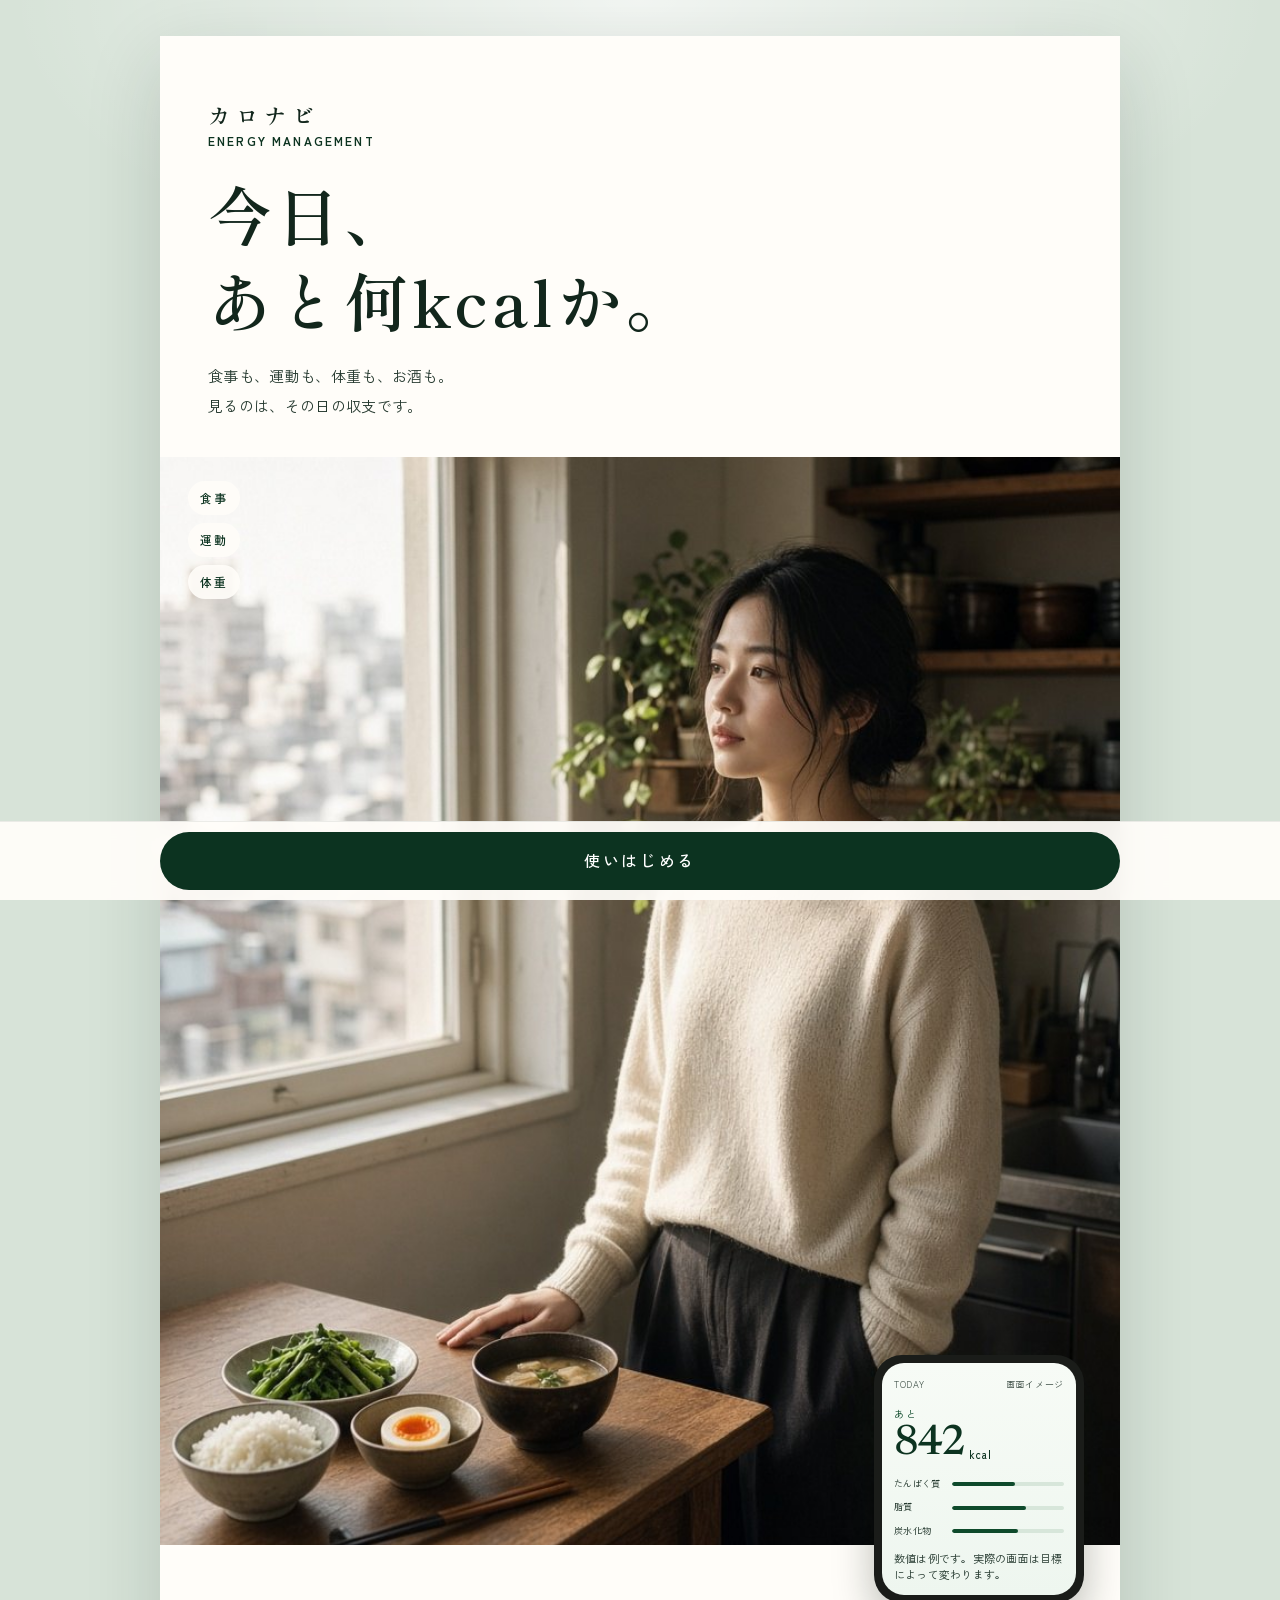
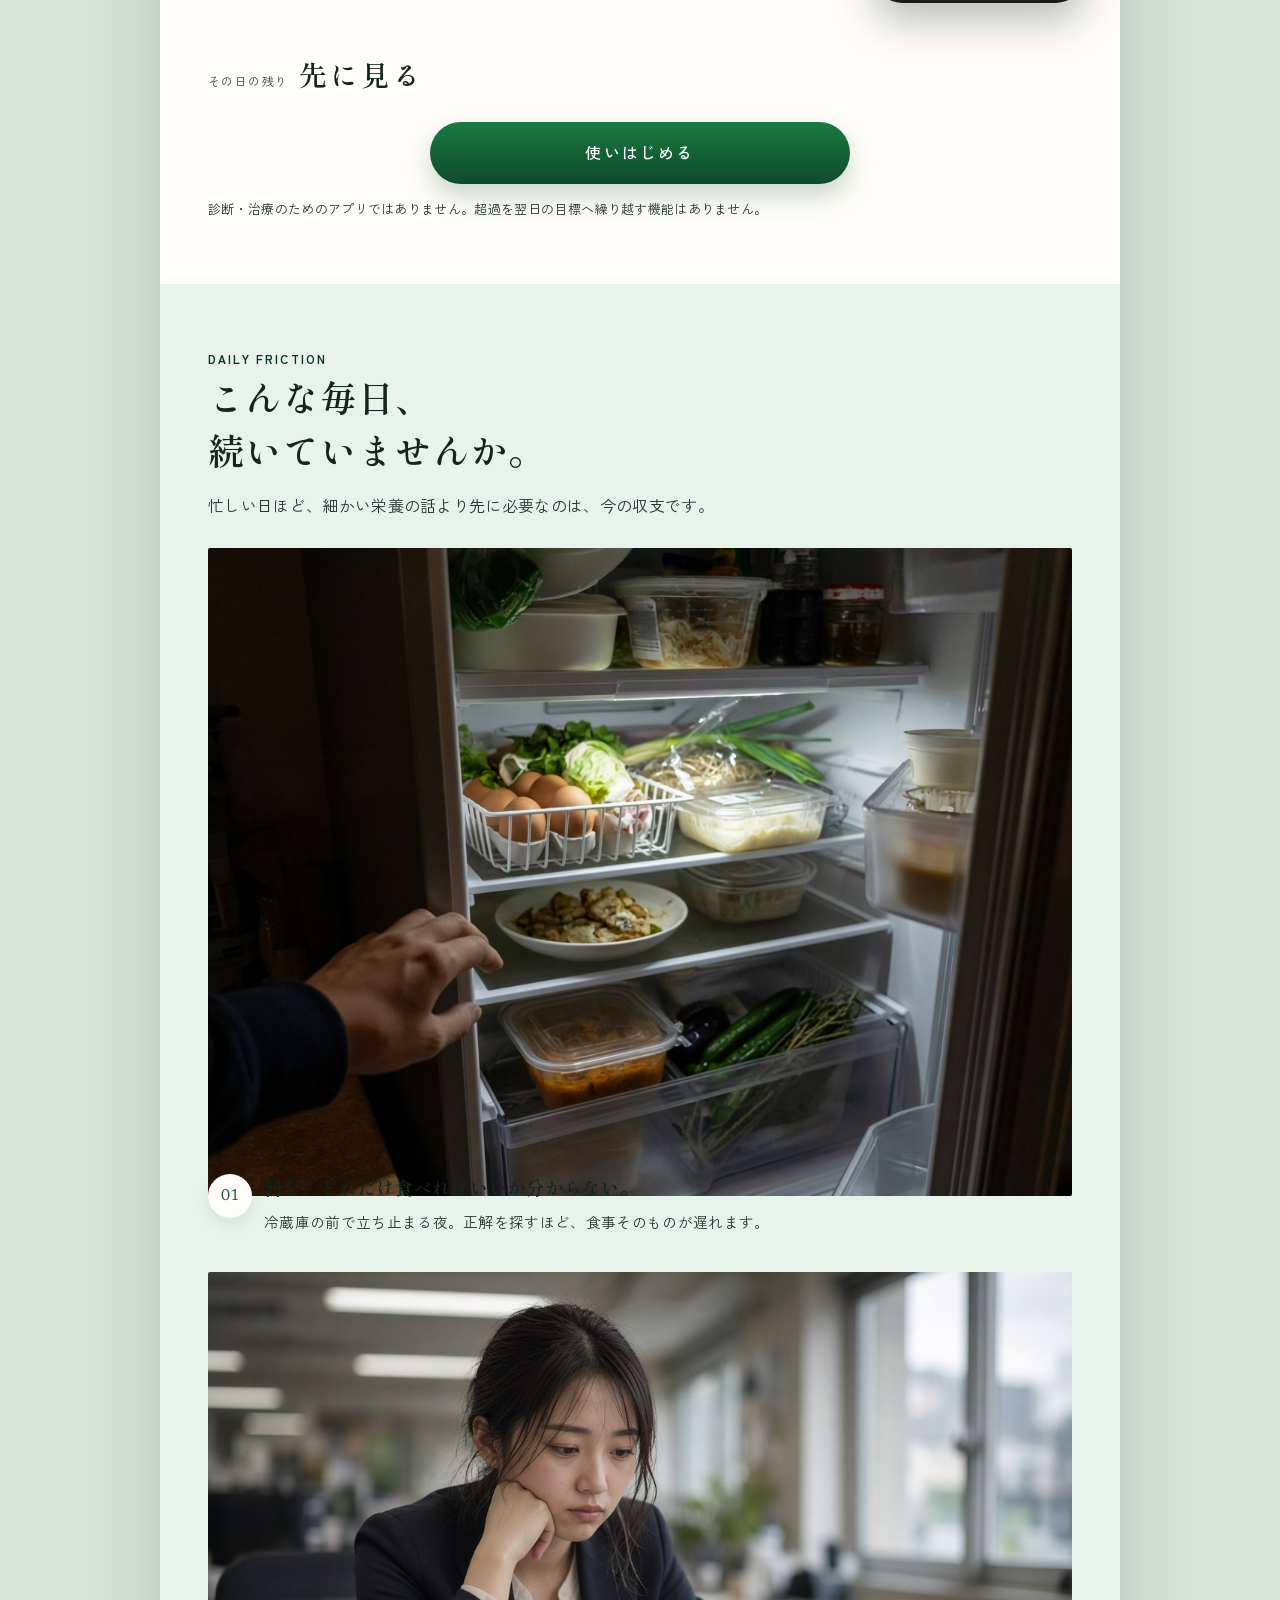
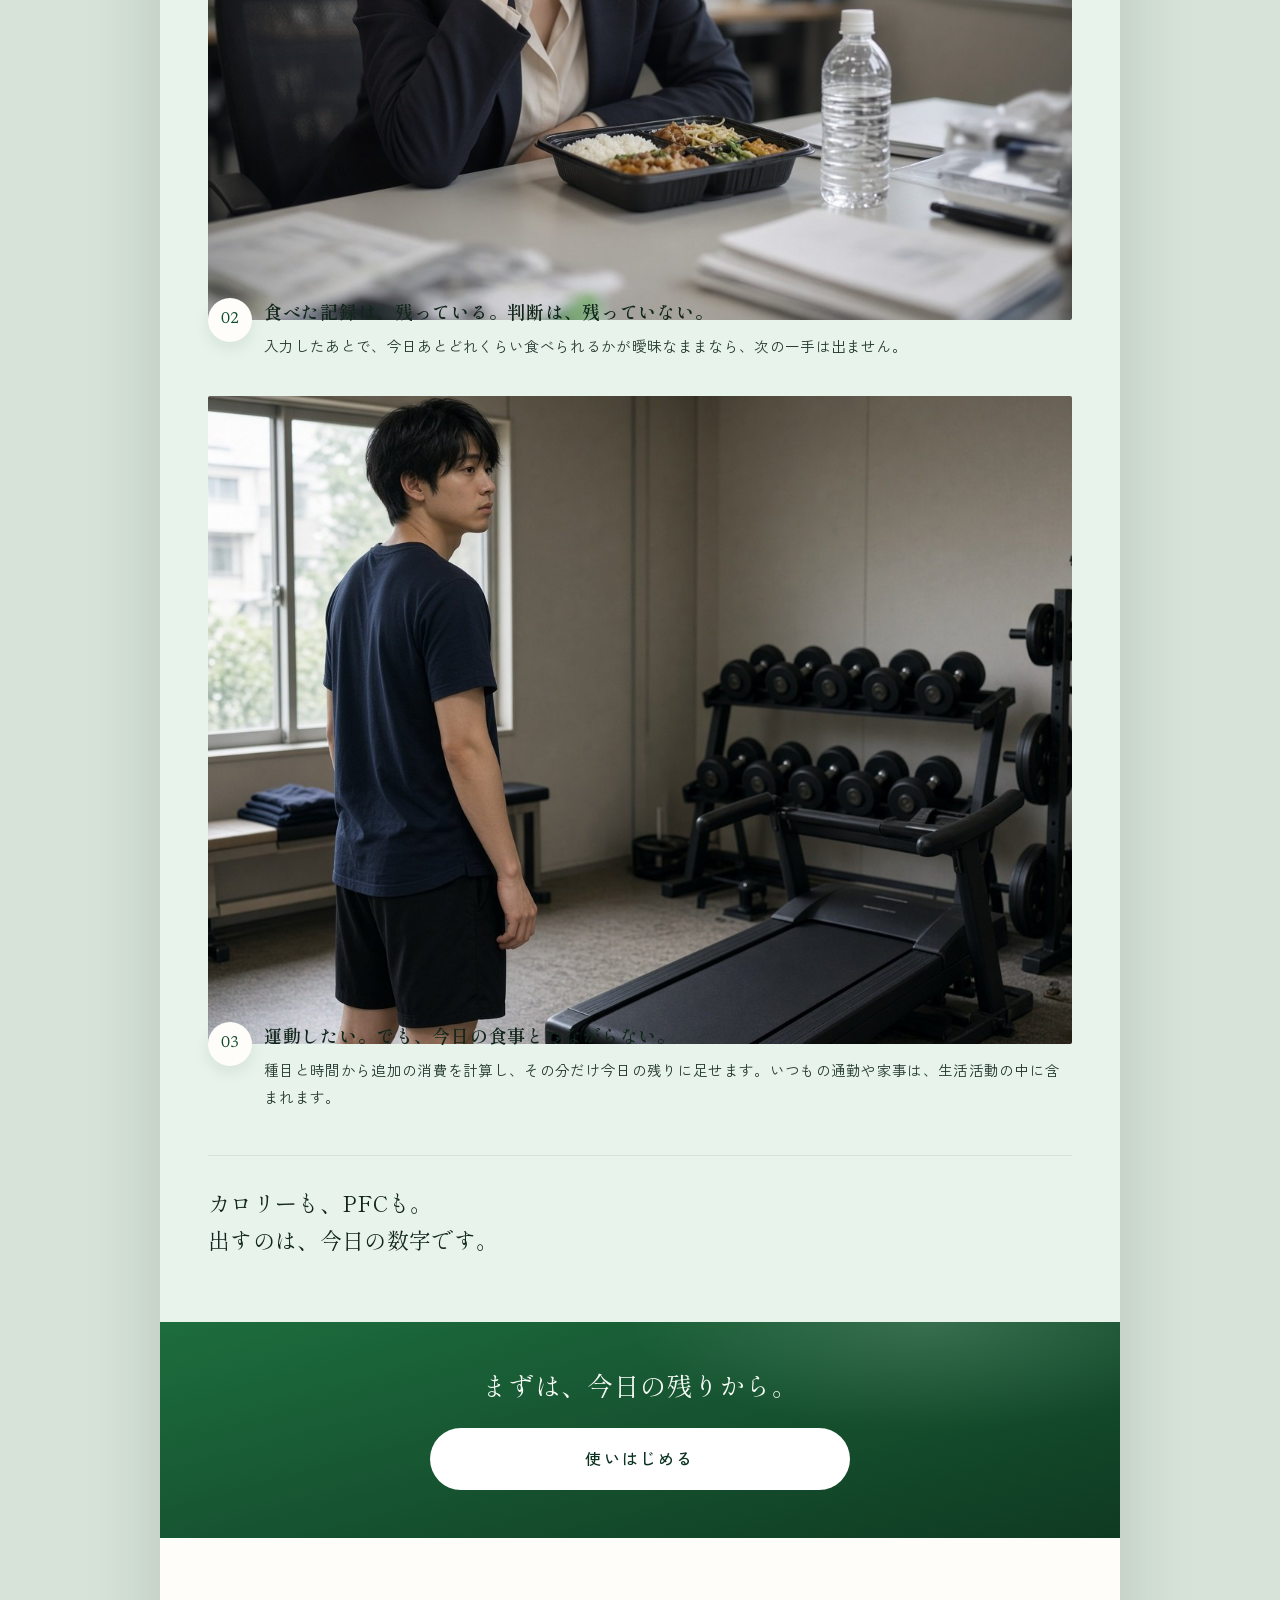
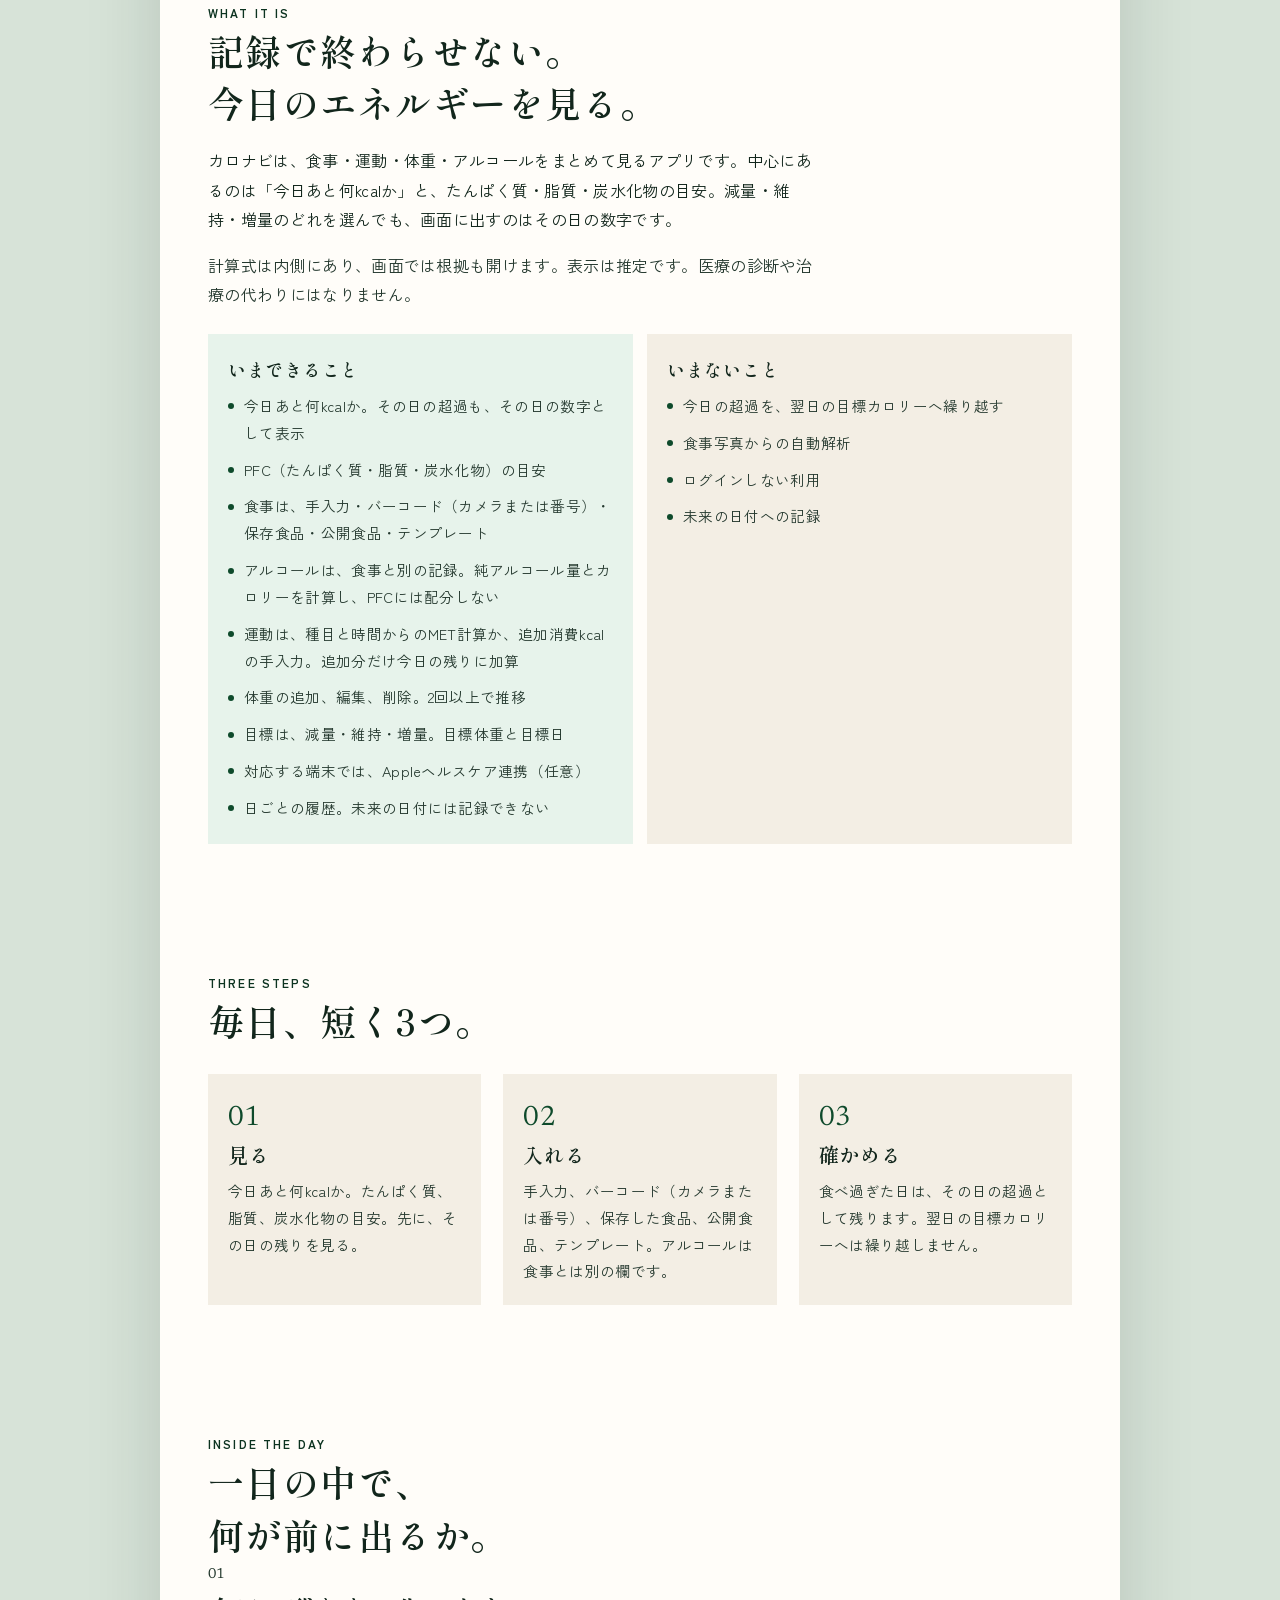
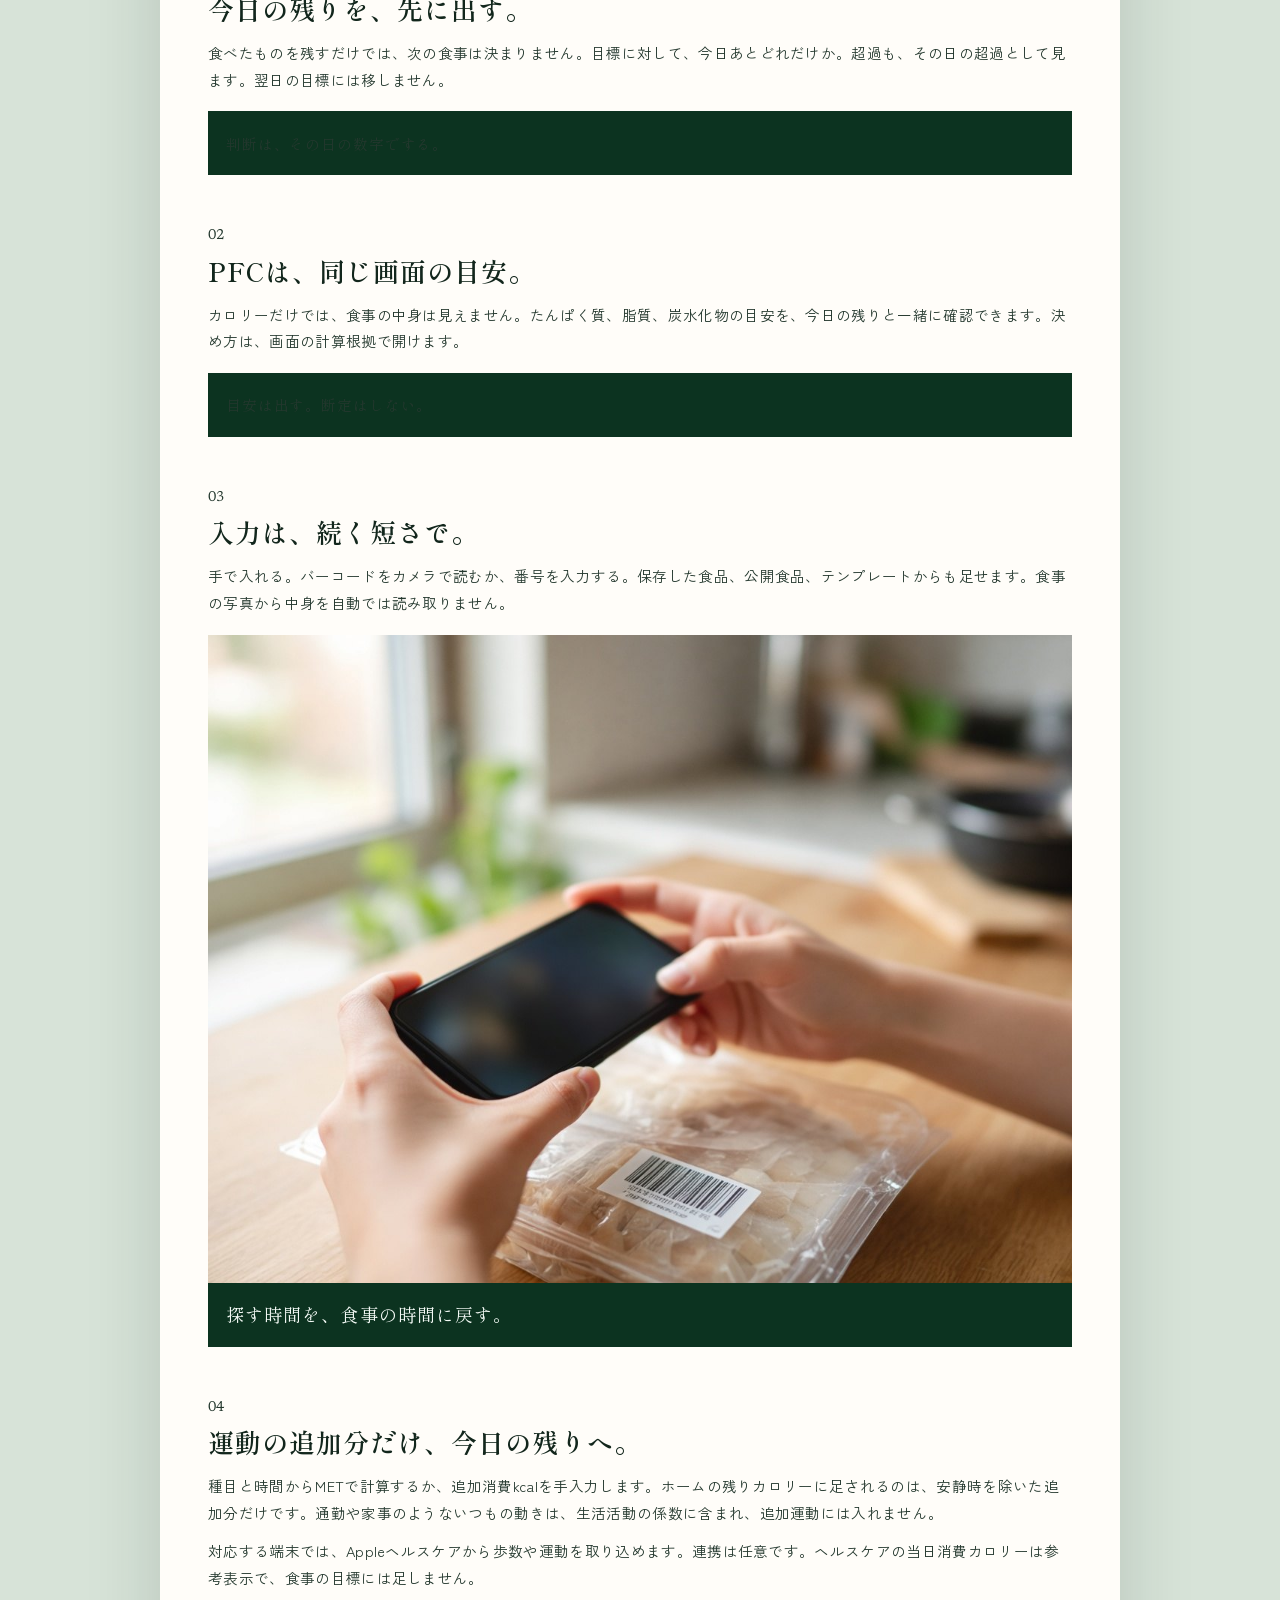
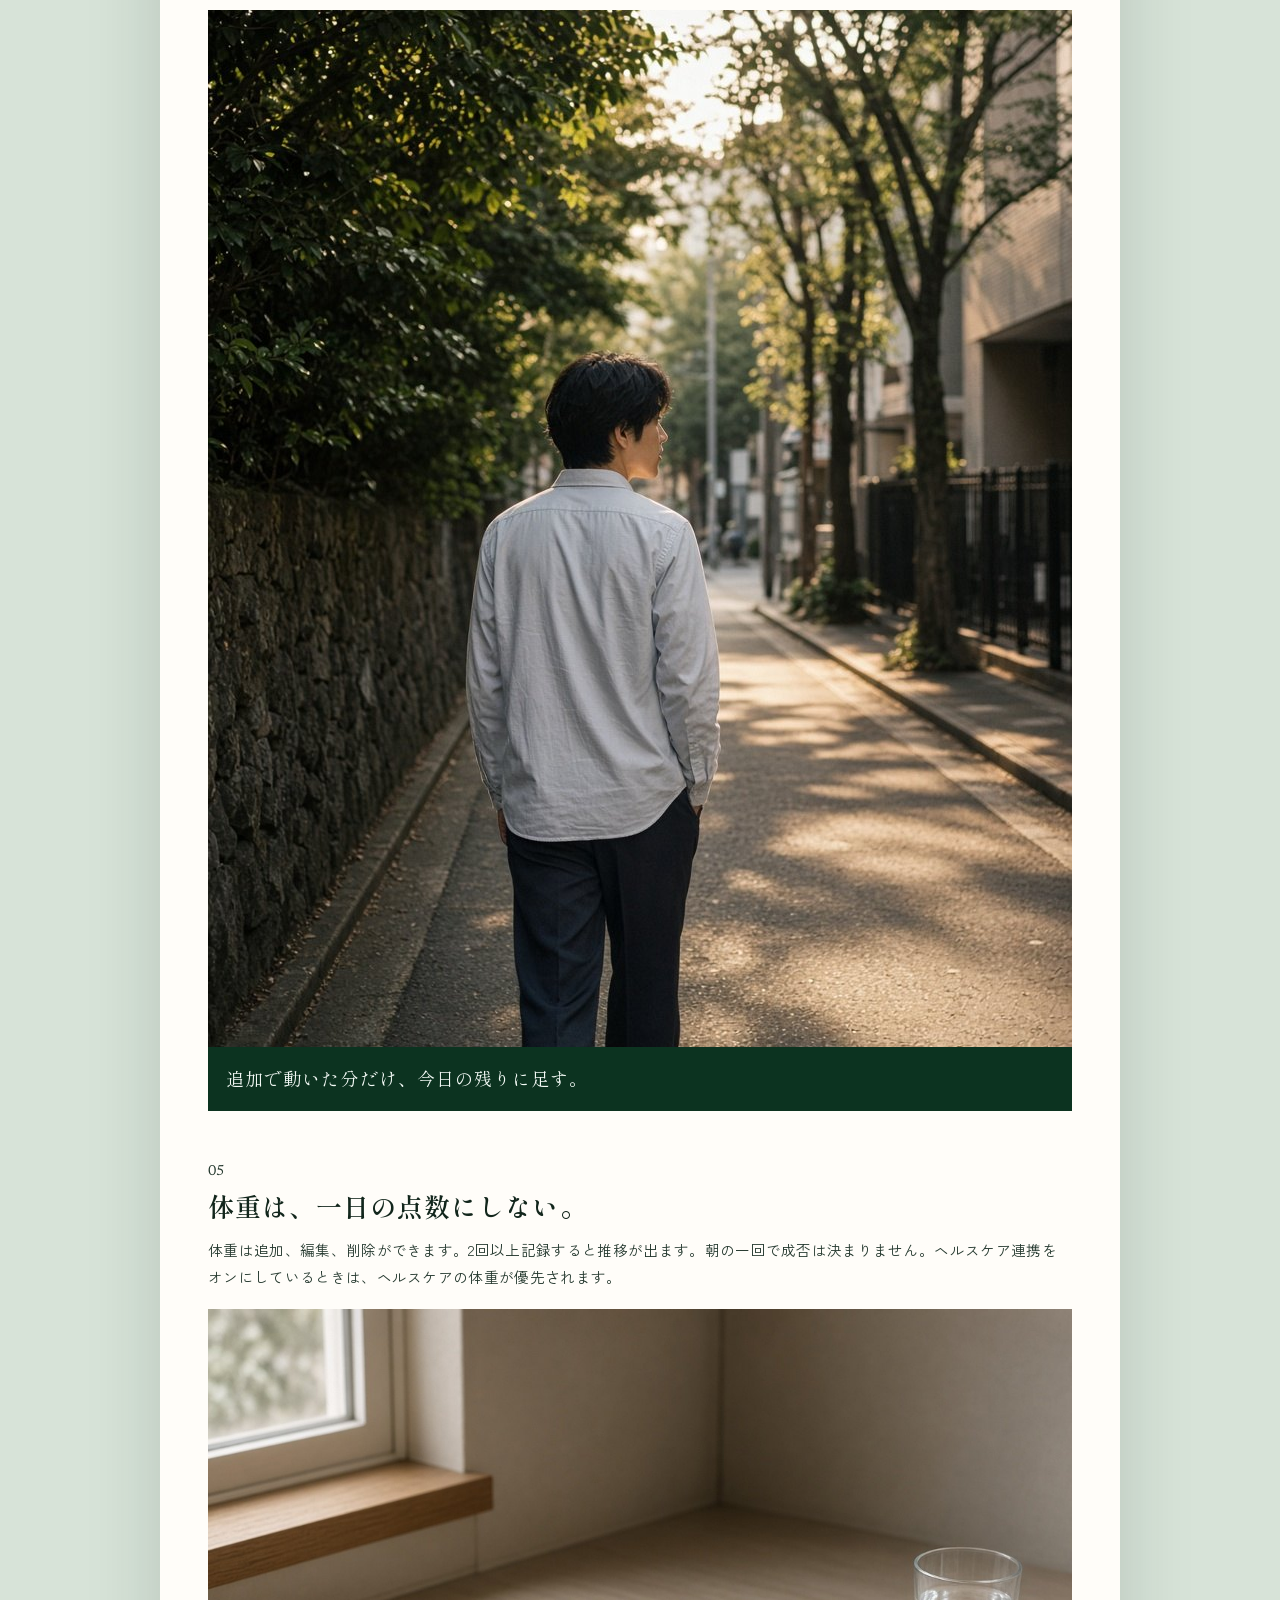
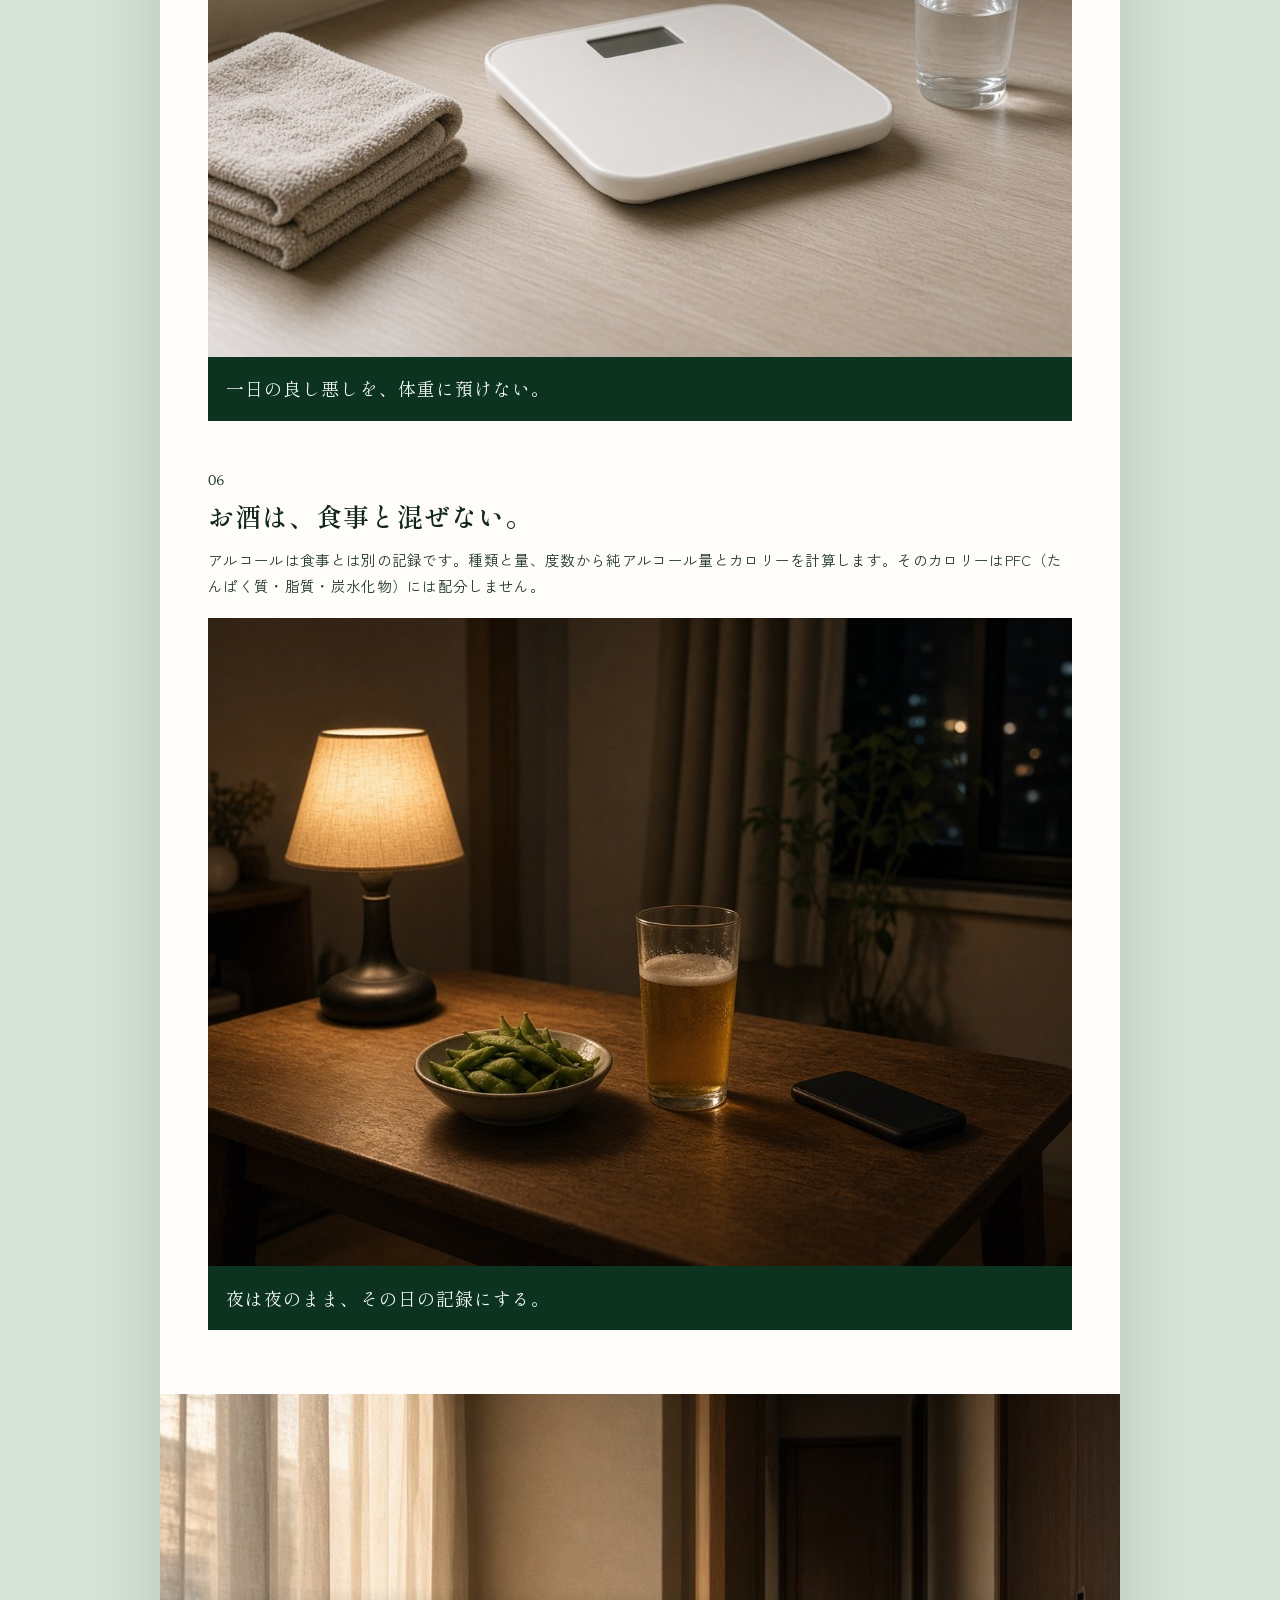
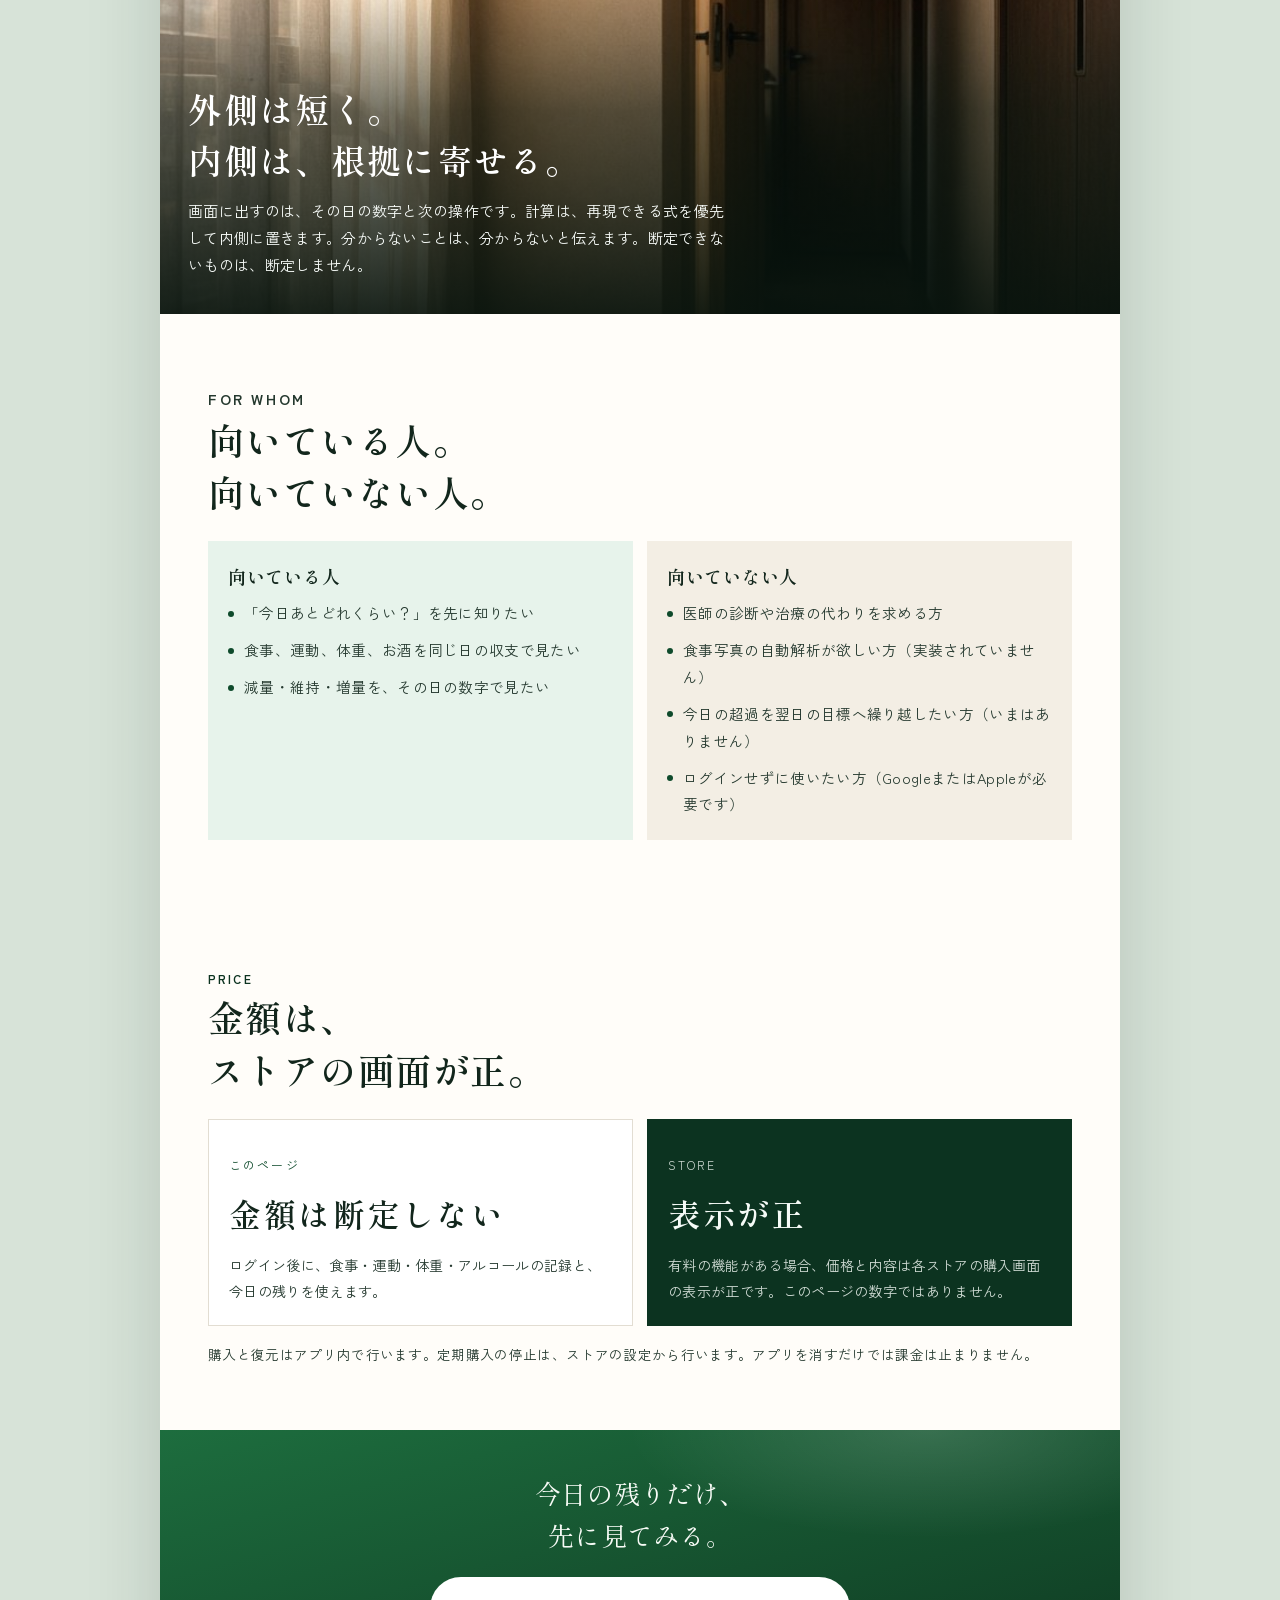
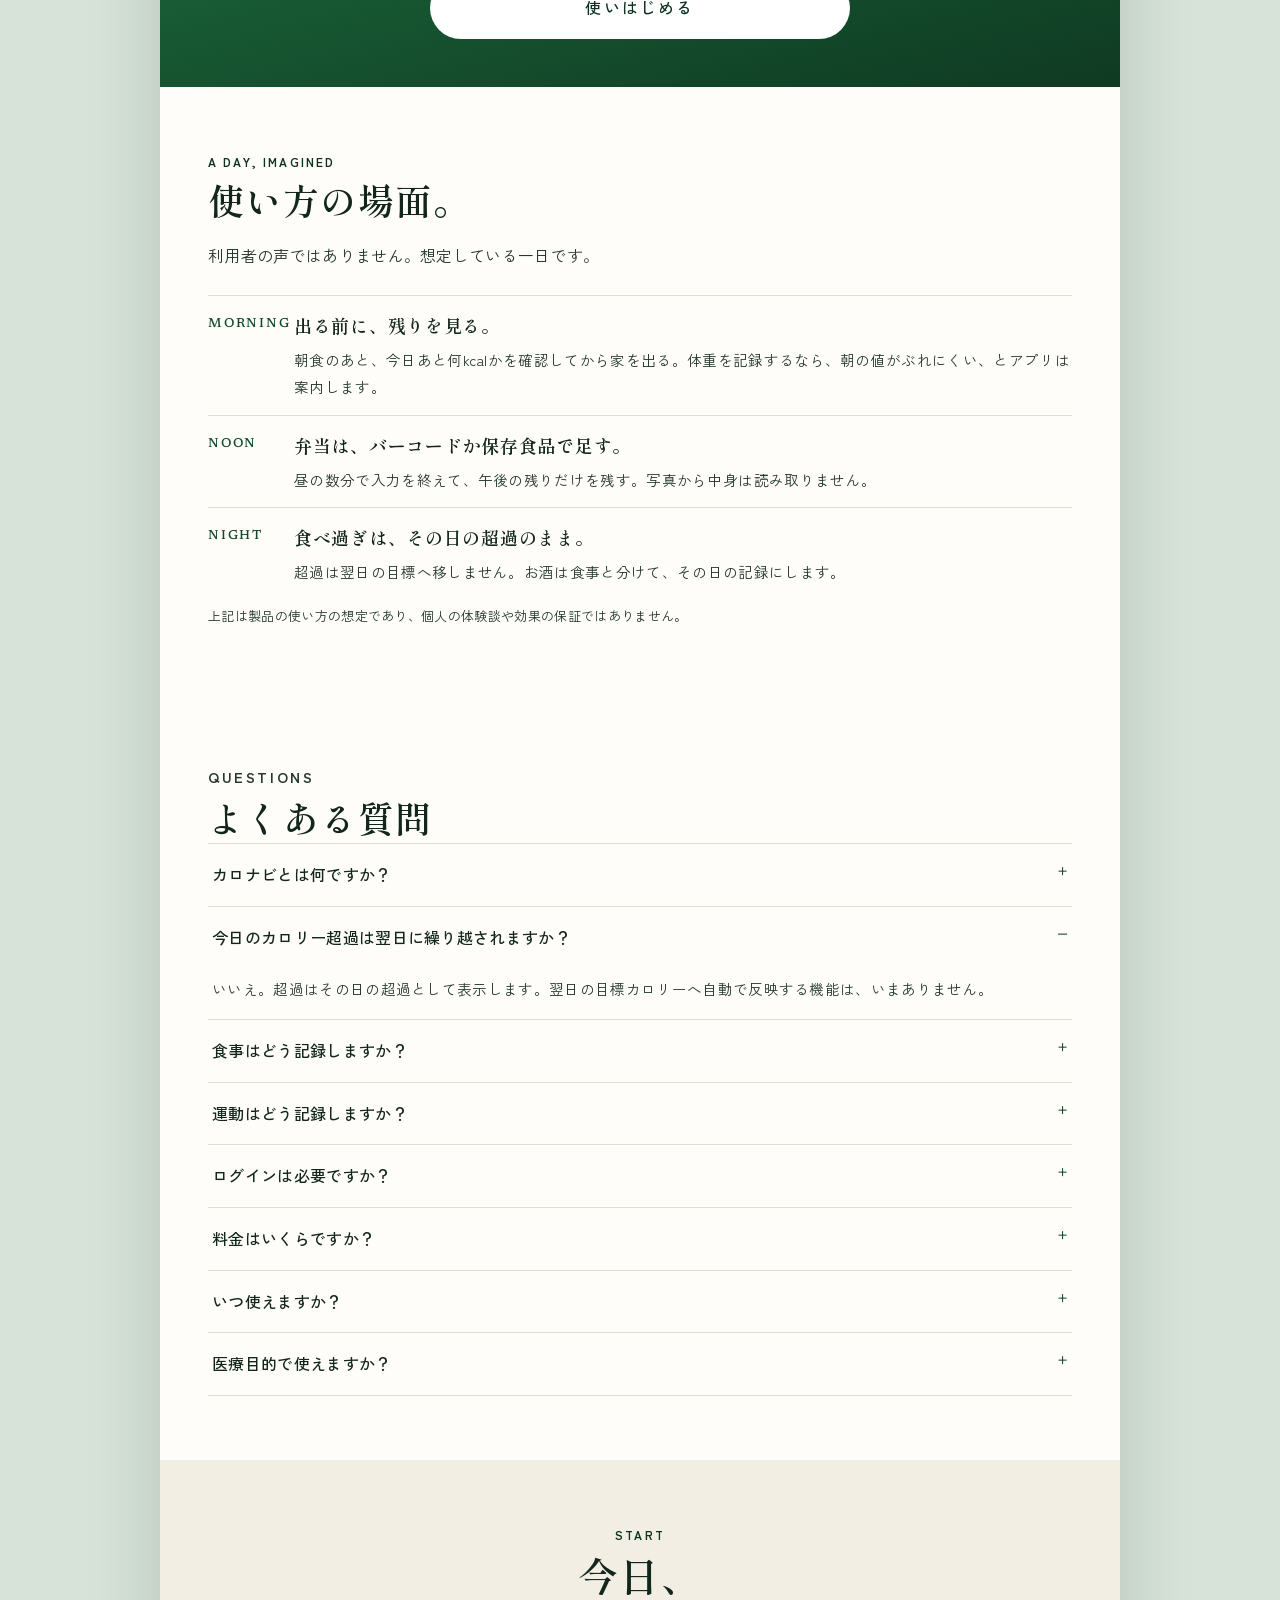
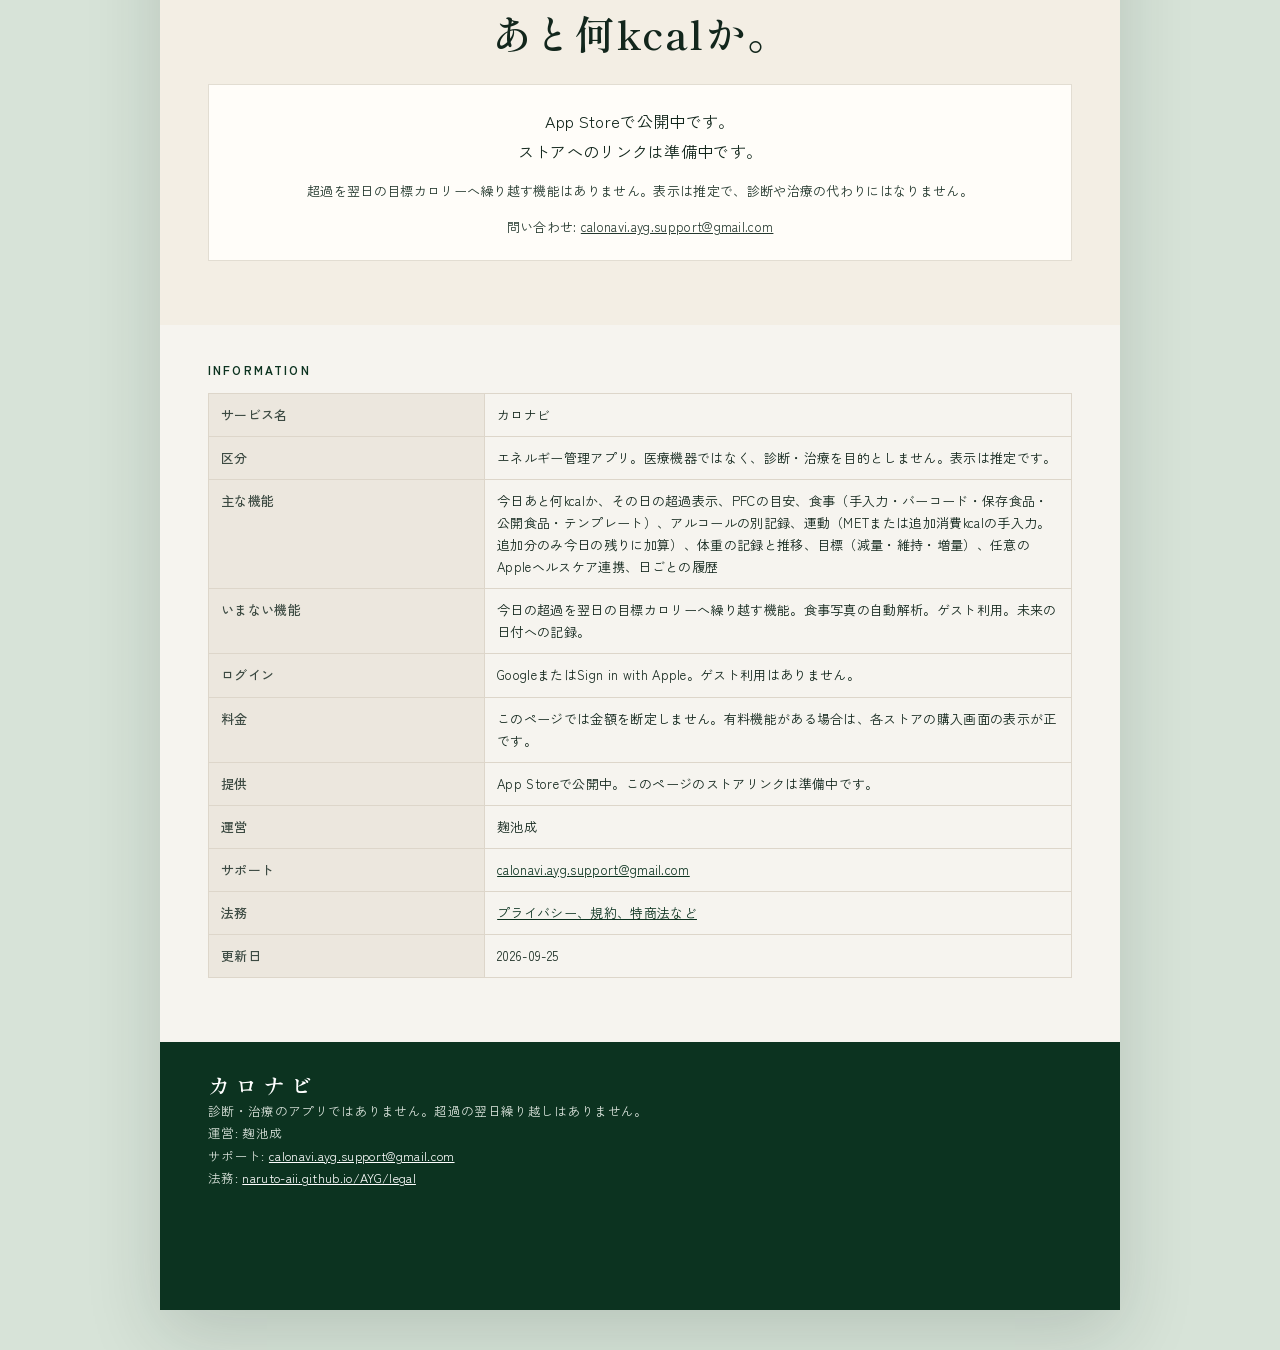
<file: calonavi/index.html>
<!doctype html>
<html lang="ja">
  <head>
    <meta charset="utf-8" />
    <meta name="viewport" content="width=device-width, initial-scale=1" />
    <title>今日、あと何kcalか。｜カロナビ（食事・運動・体重のエネルギー管理）</title>
    <meta
      name="description"
      content="カロナビは、食事・運動・体重・アルコールをその日の単位で見るエネルギー管理アプリです。今日あと何kcalかとPFCの目安を表示します。食べ過ぎを翌日の目標へ繰り越す機能はありません。診断や治療のアプリではありません。"
    />
    <meta name="robots" content="index, follow, max-image-preview:large" />
    <meta name="author" content="麹池成" />
    <meta name="theme-color" content="#0c3320" />
    <link rel="canonical" href="https://naruto-aii.github.io/lp/calonavi/" />
    <meta property="og:site_name" content="カロナビ" />
    <meta property="og:title" content="今日、あと何kcalか。｜カロナビ" />
    <meta
      property="og:description"
      content="今日あと何kcalかとPFCの目安を、その日の食事・運動・体重・アルコールから見ます。超過の翌日繰り越しはありません。"
    />
    <meta property="og:type" content="website" />
    <meta property="og:url" content="https://naruto-aii.github.io/lp/calonavi/" />
    <meta property="og:locale" content="ja_JP" />
    <meta property="og:image" content="https://naruto-aii.github.io/lp/calonavi/img/hero-morning.jpg" />
    <meta property="og:image:alt" content="朝の光が差す食卓。ごはんと卵、味噌汁が並んでいる" />
    <meta name="twitter:card" content="summary_large_image" />
    <meta name="twitter:title" content="今日、あと何kcalか。｜カロナビ" />
    <meta
      name="twitter:description"
      content="今日あと何kcalかとPFCの目安を、その日の記録から見ます。超過の翌日繰り越しはありません。"
    />
    <meta name="twitter:image" content="https://naruto-aii.github.io/lp/calonavi/img/hero-morning.jpg" />
    <link rel="icon" href="favicon.svg" type="image/svg+xml" />
    <link rel="preconnect" href="https://fonts.googleapis.com" />
    <link rel="preconnect" href="https://fonts.gstatic.com" crossorigin />
    <link
      href="https://fonts.googleapis.com/css2?family=Newsreader:opsz,wght@6..72,500;6..72,600&family=Shippori+Mincho:wght@500;600;700&family=Zen+Kaku+Gothic+New:wght@400;500;700&display=swap"
      rel="stylesheet"
    />
    <link rel="stylesheet" href="styles.css" />
    <script type="application/ld+json">
      {
        "@context": "https://schema.org",
        "@graph": [
          {
            "@type": "WebSite",
            "@id": "https://naruto-aii.github.io/lp/#website",
            "name": "カロナビ",
            "url": "https://naruto-aii.github.io/lp/calonavi/",
            "inLanguage": "ja",
            "publisher": { "@id": "https://naruto-aii.github.io/lp/calonavi/#org" }
          },
          {
            "@type": "Organization",
            "@id": "https://naruto-aii.github.io/lp/calonavi/#org",
            "name": "麹池成",
            "email": "calonavi.ayg.support@gmail.com"
          },
          {
            "@type": "WebPage",
            "@id": "https://naruto-aii.github.io/lp/calonavi/#webpage",
            "url": "https://naruto-aii.github.io/lp/calonavi/",
            "name": "今日、あと何kcalか。｜カロナビ",
            "description": "カロナビは、食事・運動・体重・アルコールをその日の単位で見るエネルギー管理アプリです。今日あと何kcalかとPFCの目安を表示します。食べ過ぎを翌日の目標へ繰り越す機能はありません。",
            "inLanguage": "ja",
            "dateModified": "2026-09-25",
            "isPartOf": { "@id": "https://naruto-aii.github.io/lp/#website" },
            "about": { "@id": "https://naruto-aii.github.io/lp/calonavi/#app" },
            "primaryImageOfPage": {
              "@type": "ImageObject",
              "url": "https://naruto-aii.github.io/lp/calonavi/img/hero-morning.jpg"
            }
          },
          {
            "@type": "MobileApplication",
            "@id": "https://naruto-aii.github.io/lp/calonavi/#app",
            "name": "カロナビ",
            "applicationCategory": "HealthApplication",
            "operatingSystem": "iOS",
            "inLanguage": "ja",
            "description": "食事・運動・体重・アルコールをその日の単位で見て、今日あと何kcalかとPFCの目安を表示するエネルギー管理アプリ。診断や治療のためのアプリではありません。",
            "featureList": [
              "今日あと何kcalか（残りカロリー）とその日の超過の表示",
              "たんぱく質・脂質・炭水化物（PFC）の目安",
              "食事の手入力、バーコード、保存食品、公開食品、食事テンプレート",
              "アルコールを食事と分けて記録",
              "運動は種目と時間からのMET計算、または追加消費kcalの手入力。追加分だけ今日の残りカロリーに加算",
              "体重の追加、編集、削除と推移",
              "目標は減量、維持、増量",
              "対応する端末ではAppleヘルスケア連携（任意）。ヘルスケアの当日消費カロリーは参考表示で、食事目標には加算しない",
              "日ごとの履歴カレンダー。未来の日付には記録できない"
            ],
            "author": { "@id": "https://naruto-aii.github.io/lp/calonavi/#org" },
            "offers": {
              "@type": "Offer",
              "priceCurrency": "JPY",
              "availability": "https://schema.org/InStock",
              "description": "価格がある場合は、各ストアの購入画面の表示が正です。このページでは金額を断定しません。"
            }
          },
          {
            "@type": "FAQPage",
            "@id": "https://naruto-aii.github.io/lp/calonavi/#faq",
            "url": "https://naruto-aii.github.io/lp/calonavi/#faq",
            "inLanguage": "ja",
            "mainEntity": [
              {
                "@type": "Question",
                "name": "カロナビとは何ですか？",
                "acceptedAnswer": {
                  "@type": "Answer",
                  "text": "食事・運動・体重・アルコールをその日の単位で見て、今日あと何kcalかとPFCの目安を表示するエネルギー管理アプリです。診断や治療のアプリではありません。表示は推定です。"
                }
              },
              {
                "@type": "Question",
                "name": "今日のカロリー超過は翌日に繰り越されますか？",
                "acceptedAnswer": {
                  "@type": "Answer",
                  "text": "いいえ。超過はその日の超過として表示します。翌日の目標カロリーへ自動で反映する機能は、いまありません。"
                }
              },
              {
                "@type": "Question",
                "name": "食事はどう記録しますか？",
                "acceptedAnswer": {
                  "@type": "Answer",
                  "text": "手入力、バーコード（カメラまたは番号）、保存した食品、公開食品、食事テンプレートから記録します。食事写真の自動解析はありません。"
                }
              },
              {
                "@type": "Question",
                "name": "運動はどう記録しますか？",
                "acceptedAnswer": {
                  "@type": "Answer",
                  "text": "種目と時間からMETで計算するか、追加消費kcalを手入力します。ホームの残りカロリーに足されるのは、安静時を除いた追加分だけです。対応する端末ではAppleヘルスケアから歩数や運動を取り込めます。ヘルスケアの当日消費カロリーは参考表示で、食事目標には足しません。"
                }
              },
              {
                "@type": "Question",
                "name": "ログインは必要ですか？",
                "acceptedAnswer": {
                  "@type": "Answer",
                  "text": "必要です。Google、またはAppleでログインします。ゲストのまま使うことはできません。"
                }
              },
              {
                "@type": "Question",
                "name": "料金はいくらですか？",
                "acceptedAnswer": {
                  "@type": "Answer",
                  "text": "このページでは金額を断定しません。有料の機能がある場合、価格と内容は各ストアの購入画面の表示が正です。"
                }
              },
              {
                "@type": "Question",
                "name": "医療目的で使えますか？",
                "acceptedAnswer": {
                  "@type": "Answer",
                  "text": "使えません。表示は一般的な式に基づく推定であり、診断、治療、医療機器の代替ではありません。"
                }
              },
              {
                "@type": "Question",
                "name": "いつ使えますか？",
                "acceptedAnswer": {
                  "@type": "Answer",
                  "text": "App Storeで公開しています。このページからのストアリンクは、いま準備中です。"
                }
              }
            ]
          }
        ]
      }
    </script>
  </head>
  <body>
    <a class="skip" href="#main">本文へスキップ</a>
    <div class="sheet">
      <main id="main">
        <section class="fv" id="top">
          <p class="logo">カロナビ</p>
          <p class="kicker">Energy management</p>
          <h1>今日、<br />あと何kcalか。</h1>
          <p class="dek">
            食事も、運動も、体重も、お酒も。<br />
            見るのは、その日の収支です。
          </p>
          <div class="stage">
            <img
              src="img/hero-morning.jpg"
              width="864"
              height="1152"
              alt="朝の光が差す食卓。ごはんと卵、味噌汁が並び、窓辺で一日が始まっている"
            />
            <ul class="stage-notes">
              <li>食事</li>
              <li>運動</li>
              <li>体重</li>
            </ul>
            <aside class="phone" aria-label="画面イメージ。表示の数値は例です">
              <div class="phone-screen">
                <div class="phone-top">
                  <span>TODAY</span>
                  <span>画面イメージ</span>
                </div>
                <p class="phone-label">あと</p>
                <p class="phone-num">842<span>kcal</span></p>
                <ul class="bars">
                  <li>
                    <span>たんぱく質</span>
                    <span class="track"><i style="width: 56%"></i></span>
                  </li>
                  <li>
                    <span>脂質</span>
                    <span class="track"><i style="width: 66%"></i></span>
                  </li>
                  <li>
                    <span>炭水化物</span>
                    <span class="track"><i style="width: 59%"></i></span>
                  </li>
                </ul>
                <p class="phone-note">数値は例です。実際の画面は目標によって変わります。</p>
              </div>
            </aside>
          </div>
          <p class="price-line">
            <span>その日の残り</span>
            <strong>先に見る</strong>
          </p>
          <a class="btn" href="#download">使いはじめる</a>
          <p class="micro">診断・治療のためのアプリではありません。超過を翌日の目標へ繰り越す機能はありません。</p>
        </section>

        <section class="block worries" id="worries">
          <p class="kicker">Daily friction</p>
          <h2>こんな毎日、<br />続いていませんか。</h2>
          <p class="section-lead">
            忙しい日ほど、細かい栄養の話より先に必要なのは、今の収支です。
          </p>

          <article class="worry">
            <img
              src="img/worry-fridge.jpg"
              width="1152"
              height="864"
              alt="夜、開いた冷蔵庫の前で、何をどれだけ食べるか迷っている手元"
            />
            <div class="worry-body">
              <span class="num">01</span>
              <h3>何を、どれだけ食べればいいか分からない。</h3>
              <p>冷蔵庫の前で立ち止まる夜。正解を探すほど、食事そのものが遅れます。</p>
            </div>
          </article>

          <article class="worry">
            <img
              src="img/worry-lunch.jpg"
              width="1152"
              height="864"
              alt="オフィスの昼、弁当を前に、量の判断を迷っている様子"
            />
            <div class="worry-body">
              <span class="num">02</span>
              <h3>食べた記録は、残っている。判断は、残っていない。</h3>
              <p>入力したあとで、今日あとどれくらい食べられるかが曖昧なままなら、次の一手は出ません。</p>
            </div>
          </article>

          <article class="worry">
            <img
              src="img/worry-gym.jpg"
              width="1152"
              height="864"
              alt="静かなジムで、今日どれだけ動けばよいか考えている人"
            />
            <div class="worry-body">
              <span class="num">03</span>
              <h3>運動したい。でも、今日の食事とつながらない。</h3>
              <p>
                種目と時間から追加の消費を計算し、その分だけ今日の残りに足せます。いつもの通勤や家事は、生活活動の中に含まれます。
              </p>
            </div>
          </article>

          <p class="bridge">
            カロリーも、PFCも。<br />
            出すのは、今日の数字です。
          </p>
        </section>

        <section class="cta-band">
          <p>まずは、今日の残りから。</p>
          <a class="btn" href="#download">使いはじめる</a>
        </section>

        <section class="block define" id="about">
          <p class="kicker">What it is</p>
          <h2>記録で終わらせない。<br />今日のエネルギーを見る。</h2>
          <p class="lead">
            カロナビは、食事・運動・体重・アルコールをまとめて見るアプリです。中心にあるのは「今日あと何kcalか」と、たんぱく質・脂質・炭水化物の目安。減量・維持・増量のどれを選んでも、画面に出すのはその日の数字です。
          </p>
          <p class="section-lead">
            計算式は内側にあり、画面では根拠も開けます。表示は推定です。医療の診断や治療の代わりにはなりません。
          </p>
          <div class="fit-grid">
            <article class="card good">
              <h3>いまできること</h3>
              <ul>
                <li>今日あと何kcalか。その日の超過も、その日の数字として表示</li>
                <li>PFC（たんぱく質・脂質・炭水化物）の目安</li>
                <li>食事は、手入力・バーコード（カメラまたは番号）・保存食品・公開食品・テンプレート</li>
                <li>アルコールは、食事と別の記録。純アルコール量とカロリーを計算し、PFCには配分しない</li>
                <li>運動は、種目と時間からのMET計算か、追加消費kcalの手入力。追加分だけ今日の残りに加算</li>
                <li>体重の追加、編集、削除。2回以上で推移</li>
                <li>目標は、減量・維持・増量。目標体重と目標日</li>
                <li>対応する端末では、Appleヘルスケア連携（任意）</li>
                <li>日ごとの履歴。未来の日付には記録できない</li>
              </ul>
            </article>
            <article class="card">
              <h3>いまないこと</h3>
              <ul>
                <li>今日の超過を、翌日の目標カロリーへ繰り越す</li>
                <li>食事写真からの自動解析</li>
                <li>ログインしない利用</li>
                <li>未来の日付への記録</li>
              </ul>
            </article>
          </div>
        </section>

        <section class="block" id="steps">
          <p class="kicker">Three steps</p>
          <h2>毎日、短く3つ。</h2>
          <div class="steps">
            <article class="step">
              <p class="idx">01</p>
              <h3>見る</h3>
              <p>今日あと何kcalか。たんぱく質、脂質、炭水化物の目安。先に、その日の残りを見る。</p>
            </article>
            <article class="step">
              <p class="idx">02</p>
              <h3>入れる</h3>
              <p>手入力、バーコード（カメラまたは番号）、保存した食品、公開食品、テンプレート。アルコールは食事とは別の欄です。</p>
            </article>
            <article class="step">
              <p class="idx">03</p>
              <h3>確かめる</h3>
              <p>食べ過ぎた日は、その日の超過として残ります。翌日の目標カロリーへは繰り越しません。</p>
            </article>
          </div>
        </section>

        <section class="essays" id="features">
          <p class="kicker">Inside the day</p>
          <h2>一日の中で、<br />何が前に出るか。</h2>

          <article class="essay">
            <p class="essay-no">01</p>
            <h3>今日の残りを、先に出す。</h3>
            <p class="body">
              食べたものを残すだけでは、次の食事は決まりません。目標に対して、今日あとどれだけか。超過も、その日の超過として見ます。翌日の目標には移しません。
            </p>
            <p class="ribbon">判断は、その日の数字でする。</p>
          </article>

          <article class="essay">
            <p class="essay-no">02</p>
            <h3>PFCは、同じ画面の目安。</h3>
            <p class="body">
              カロリーだけでは、食事の中身は見えません。たんぱく質、脂質、炭水化物の目安を、今日の残りと一緒に確認できます。決め方は、画面の計算根拠で開けます。
            </p>
            <p class="ribbon">目安は出す。断定はしない。</p>
          </article>

          <article class="essay">
            <p class="essay-no">03</p>
            <h3>入力は、続く短さで。</h3>
            <p class="body">
              手で入れる。バーコードをカメラで読むか、番号を入力する。保存した食品、公開食品、テンプレートからも足せます。食事の写真から中身を自動では読み取りません。
            </p>
            <figure class="shot">
              <img
                src="img/barcode-scan.jpg"
                width="1152"
                height="864"
                alt="キッチンの光の中で、食品パッケージのバーコードをスマートフォンに向けている手元"
              />
              <figcaption class="ribbon">探す時間を、食事の時間に戻す。</figcaption>
            </figure>
          </article>

          <article class="essay">
            <p class="essay-no">04</p>
            <h3>運動の追加分だけ、今日の残りへ。</h3>
            <p class="body">
              種目と時間からMETで計算するか、追加消費kcalを手入力します。ホームの残りカロリーに足されるのは、安静時を除いた追加分だけです。通勤や家事のようないつもの動きは、生活活動の係数に含まれ、追加運動には入れません。
            </p>
            <p class="body">
              対応する端末では、Appleヘルスケアから歩数や運動を取り込めます。連携は任意です。ヘルスケアの当日消費カロリーは参考表示で、食事の目標には足しません。
            </p>
            <figure class="shot tall">
              <img
                src="img/walk-street.jpg"
                width="864"
                height="1152"
                alt="午後の並木道を、急がずに歩いている人の後ろ姿"
              />
              <figcaption class="ribbon">追加で動いた分だけ、今日の残りに足す。</figcaption>
            </figure>
          </article>

          <article class="essay">
            <p class="essay-no">05</p>
            <h3>体重は、一日の点数にしない。</h3>
            <p class="body">
              体重は追加、編集、削除ができます。2回以上記録すると推移が出ます。朝の一回で成否は決まりません。ヘルスケア連携をオンにしているときは、ヘルスケアの体重が優先されます。
            </p>
            <figure class="shot">
              <img
                src="img/morning-scale.jpg"
                width="1152"
                height="864"
                alt="朝のバスルーム。タオルと水のそばに、表示の見えない体重計が置かれている"
              />
              <figcaption class="ribbon">一日の良し悪しを、体重に預けない。</figcaption>
            </figure>
          </article>

          <article class="essay">
            <p class="essay-no">06</p>
            <h3>お酒は、食事と混ぜない。</h3>
            <p class="body">
              アルコールは食事とは別の記録です。種類と量、度数から純アルコール量とカロリーを計算します。そのカロリーはPFC（たんぱく質・脂質・炭水化物）には配分しません。
            </p>
            <figure class="shot">
              <img
                src="img/evening-drink.jpg"
                width="1152"
                height="864"
                alt="夜のテーブル。グラスと枝豆、伏せたスマートフォンがランプの光に照らされている"
              />
              <figcaption class="ribbon">夜は夜のまま、その日の記録にする。</figcaption>
            </figure>
          </article>
        </section>

        <figure class="quote-band">
          <img
            src="img/quiet-return.jpg"
            width="864"
            height="1152"
            alt="夕方の光が差す、静かな玄関。靴が一足置かれている"
          />
          <figcaption>
            <strong>外側は短く。<br />内側は、根拠に寄せる。</strong>
            <span>
              画面に出すのは、その日の数字と次の操作です。計算は、再現できる式を優先して内側に置きます。分からないことは、分からないと伝えます。断定できないものは、断定しません。
            </span>
          </figcaption>
        </figure>

        <section class="block fit" id="fit">
          <p class="kicker">For whom</p>
          <h2>向いている人。<br />向いていない人。</h2>
          <div class="fit-grid">
            <article class="card good">
              <h3>向いている人</h3>
              <ul>
                <li>「今日あとどれくらい？」を先に知りたい</li>
                <li>食事、運動、体重、お酒を同じ日の収支で見たい</li>
                <li>減量・維持・増量を、その日の数字で見たい</li>
              </ul>
            </article>
            <article class="card">
              <h3>向いていない人</h3>
              <ul>
                <li>医師の診断や治療の代わりを求める方</li>
                <li>食事写真の自動解析が欲しい方（実装されていません）</li>
                <li>今日の超過を翌日の目標へ繰り越したい方（いまはありません）</li>
                <li>ログインせずに使いたい方（GoogleまたはAppleが必要です）</li>
              </ul>
            </article>
          </div>
        </section>

        <section class="block price" id="price">
          <p class="kicker">Price</p>
          <h2>金額は、<br />ストアの画面が正。</h2>
          <div class="price-grid">
            <article class="price-card">
              <p class="tag">このページ</p>
              <strong>金額は断定しない</strong>
              <p>ログイン後に、食事・運動・体重・アルコールの記録と、今日の残りを使えます。</p>
            </article>
            <article class="price-card plus">
              <p class="tag">STORE</p>
              <strong>表示が正</strong>
              <p>有料の機能がある場合、価格と内容は各ストアの購入画面の表示が正です。このページの数字ではありません。</p>
            </article>
          </div>
          <p class="note">
            購入と復元はアプリ内で行います。定期購入の停止は、ストアの設定から行います。アプリを消すだけでは課金は止まりません。
          </p>
        </section>

        <section class="cta-band">
          <p>今日の残りだけ、<br />先に見てみる。</p>
          <a class="btn" href="#download">使いはじめる</a>
        </section>

        <section class="block scenes" id="scenes">
          <p class="kicker">A day, imagined</p>
          <h2>使い方の場面。</h2>
          <p class="section-lead">利用者の声ではありません。想定している一日です。</p>
          <div class="scene-list">
            <article class="scene">
              <b>MORNING</b>
              <div>
                <h3>出る前に、残りを見る。</h3>
                <p>朝食のあと、今日あと何kcalかを確認してから家を出る。体重を記録するなら、朝の値がぶれにくい、とアプリは案内します。</p>
              </div>
            </article>
            <article class="scene">
              <b>NOON</b>
              <div>
                <h3>弁当は、バーコードか保存食品で足す。</h3>
                <p>昼の数分で入力を終えて、午後の残りだけを残す。写真から中身は読み取りません。</p>
              </div>
            </article>
            <article class="scene">
              <b>NIGHT</b>
              <div>
                <h3>食べ過ぎは、その日の超過のまま。</h3>
                <p>超過は翌日の目標へ移しません。お酒は食事と分けて、その日の記録にします。</p>
              </div>
            </article>
          </div>
          <p class="disclaimer">上記は製品の使い方の想定であり、個人の体験談や効果の保証ではありません。</p>
        </section>

        <section class="block faq" id="faq">
          <p class="kicker">Questions</p>
          <h2>よくある質問</h2>
          <details>
            <summary>カロナビとは何ですか？</summary>
            <p>
              食事・運動・体重・アルコールをその日の単位で見て、「今日あと何kcalか」とPFCの目安を表示するエネルギー管理アプリです。診断や治療のアプリではありません。表示は推定です。
            </p>
          </details>
          <details open>
            <summary>今日のカロリー超過は翌日に繰り越されますか？</summary>
            <p>
              いいえ。超過はその日の超過として表示します。翌日の目標カロリーへ自動で反映する機能は、いまありません。
            </p>
          </details>
          <details>
            <summary>食事はどう記録しますか？</summary>
            <p>
              手入力、バーコード（カメラまたは番号）、保存した食品、公開食品、食事テンプレートです。食事写真の自動解析はありません。
            </p>
          </details>
          <details>
            <summary>運動はどう記録しますか？</summary>
            <p>
              種目と時間からMETで計算するか、追加消費kcalを手入力します。ホームの残りカロリーに足されるのは、安静時を除いた追加分だけです。対応する端末ではAppleヘルスケアから歩数や運動を取り込めます。ヘルスケアの当日消費カロリーは参考表示で、食事目標には足しません。連携は任意です。
            </p>
          </details>
          <details>
            <summary>ログインは必要ですか？</summary>
            <p>必要です。Google、またはAppleでログインします。ゲストのまま使うことはできません。</p>
          </details>
          <details>
            <summary>料金はいくらですか？</summary>
            <p>
              このページでは金額を断定しません。有料の機能がある場合、価格と内容は各ストアの購入画面の表示が正です。
            </p>
          </details>
          <details>
            <summary>いつ使えますか？</summary>
            <p>App Storeで公開しています。このページからのストアリンクは、いま準備中です。</p>
          </details>
          <details>
            <summary>医療目的で使えますか？</summary>
            <p>
              使えません。一般的な式に基づく推定であり、診断、治療、医療機器の代替ではありません。体調に不安があるときは、医療機関に相談してください。
            </p>
          </details>
        </section>

        <section class="download" id="download">
          <p class="kicker">Start</p>
          <h2>今日、<br />あと何kcalか。</h2>
          <div class="panel">
            <p>
              App Storeで公開中です。<br />
              ストアへのリンクは準備中です。
            </p>
            <p class="micro">
              超過を翌日の目標カロリーへ繰り越す機能はありません。表示は推定で、診断や治療の代わりにはなりません。
            </p>
            <p class="micro">
              問い合わせ:
              <a href="mailto:calonavi.ayg.support@gmail.com">calonavi.ayg.support@gmail.com</a>
            </p>
          </div>
        </section>

        <section class="spec-wrap" aria-labelledby="spec-title">
          <h2 id="spec-title" class="kicker">Information</h2>
          <table class="spec">
            <tbody>
              <tr>
                <th>サービス名</th>
                <td>カロナビ</td>
              </tr>
              <tr>
                <th>区分</th>
                <td>エネルギー管理アプリ。医療機器ではなく、診断・治療を目的としません。表示は推定です。</td>
              </tr>
              <tr>
                <th>主な機能</th>
                <td>
                  今日あと何kcalか、その日の超過表示、PFCの目安、食事（手入力・バーコード・保存食品・公開食品・テンプレート）、アルコールの別記録、運動（METまたは追加消費kcalの手入力。追加分のみ今日の残りに加算）、体重の記録と推移、目標（減量・維持・増量）、任意のAppleヘルスケア連携、日ごとの履歴
                </td>
              </tr>
              <tr>
                <th>いまない機能</th>
                <td>
                  今日の超過を翌日の目標カロリーへ繰り越す機能。食事写真の自動解析。ゲスト利用。未来の日付への記録。
                </td>
              </tr>
              <tr>
                <th>ログイン</th>
                <td>GoogleまたはSign in with Apple。ゲスト利用はありません。</td>
              </tr>
              <tr>
                <th>料金</th>
                <td>このページでは金額を断定しません。有料機能がある場合は、各ストアの購入画面の表示が正です。</td>
              </tr>
              <tr>
                <th>提供</th>
                <td>App Storeで公開中。このページのストアリンクは準備中です。</td>
              </tr>
              <tr>
                <th>運営</th>
                <td>麹池成</td>
              </tr>
              <tr>
                <th>サポート</th>
                <td>
                  <a href="mailto:calonavi.ayg.support@gmail.com">calonavi.ayg.support@gmail.com</a>
                </td>
              </tr>
              <tr>
                <th>法務</th>
                <td>
                  <a href="https://naruto-aii.github.io/AYG/legal/" target="_blank" rel="noopener noreferrer"
                    >プライバシー、規約、特商法など</a
                  >
                </td>
              </tr>
              <tr>
                <th>更新日</th>
                <td><time datetime="2026-09-25">2026-09-25</time></td>
              </tr>
            </tbody>
          </table>
        </section>
      </main>

      <footer class="site-foot">
        <p class="logo">カロナビ</p>
        <p>
          診断・治療のアプリではありません。超過の翌日繰り越しはありません。<br />
          運営: 麹池成<br />
          サポート:
          <a href="mailto:calonavi.ayg.support@gmail.com">calonavi.ayg.support@gmail.com</a><br />
          法務:
          <a href="https://naruto-aii.github.io/AYG/legal/" target="_blank" rel="noopener noreferrer"
            >naruto-aii.github.io/AYG/legal</a
          >
        </p>
      </footer>
    </div>

    <div class="dock">
      <a href="#download">使いはじめる</a>
    </div>
    <script src="main.js"></script>
  </body>
</html>
</file>
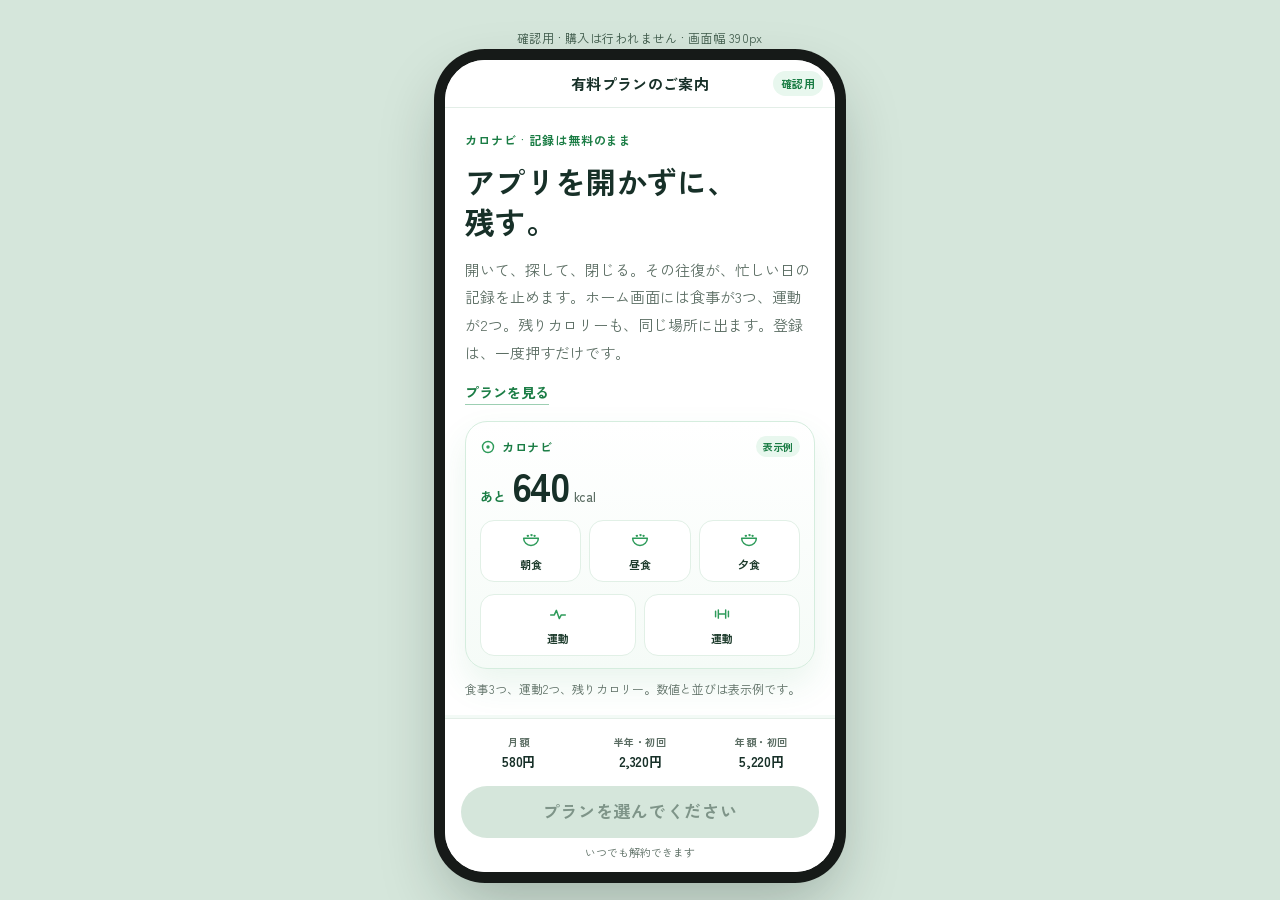
<file: plus/index.html>
<!doctype html>
<html lang="ja">
  <head>
    <meta charset="utf-8" />
    <meta name="viewport" content="width=device-width, initial-scale=1, viewport-fit=cover" />
    <title>有料プランのご案内｜カロナビ（確認用）</title>
    <meta
      name="description"
      content="カロナビの有料プラン確認用画面です。月額・半年・年額から選びます。このページでは購入も登録も行われません。"
    />
    <meta name="robots" content="noindex, nofollow" />
    <meta name="theme-color" content="#ffffff" />
    <meta name="color-scheme" content="light" />
    <meta name="format-detection" content="telephone=no" />
    <link rel="icon" href="favicon.svg" type="image/svg+xml" />
    <link rel="preconnect" href="https://fonts.googleapis.com" />
    <link rel="preconnect" href="https://fonts.gstatic.com" crossorigin />
    <link
      href="https://fonts.googleapis.com/css2?family=Zen+Kaku+Gothic+New:wght@400;500;700&display=swap"
      rel="stylesheet"
    />
    <link rel="stylesheet" href="plus.css" />
  </head>
  <body>
    <div class="stage">
      <p class="stage-note">確認用 · 購入は行われません · 画面幅 390px</p>
      <div class="phone" id="phone">
        <header class="topbar">
          <p class="topbar-title">有料プランのご案内</p>
          <p class="topbar-tag">確認用</p>
        </header>
        <div class="scroll" id="scroll">
          <noscript>
            <p class="noscript">
              プランの選択には JavaScript が必要です。金額はこのページに書いてあります。購入は行われません。
            </p>
          </noscript>
          <section class="hero">
            <p class="kicker">カロナビ · 記録は無料のまま</p>
            <h1>アプリを開かずに、<br />残す。</h1>
            <p class="lead">
              開いて、探して、閉じる。その往復が、忙しい日の記録を止めます。ホーム画面には食事が3つ、運動が2つ。残りカロリーも、同じ場所に出ます。登録は、一度押すだけです。
            </p>
            <a class="jump" href="#plans" data-jump>プランを見る</a>
            <figure class="widget-wrap">
              <div class="widget" aria-hidden="true">
                <div class="widget-top">
                  <span class="widget-brand">
                    <svg viewBox="0 0 16 16">
                      <circle cx="8" cy="8" r="5.5" fill="none" stroke="#2E9B5A" stroke-width="1.4" />
                      <circle cx="8" cy="8" r="1.7" fill="#2E9B5A" />
                    </svg>
                    カロナビ
                  </span>
                  <span class="widget-tag">表示例</span>
                </div>
                <p class="widget-remain"><span>あと</span><strong>640</strong><em>kcal</em></p>
                <div class="chips chips-3">
                  <span>
                    <svg viewBox="0 0 24 24">
                      <path d="M4 10h16c0 4.4-3.4 8-8 8s-8-3.6-8-8z" />
                      <path d="M8 7.2c.5 1 .9 1 1.1 0M12 6.4c.5 1 .9 1 1.1 0M15.4 7.2c.4.9.8.9 1 0" />
                    </svg>
                    朝食
                  </span>
                  <span>
                    <svg viewBox="0 0 24 24">
                      <path d="M4 10h16c0 4.4-3.4 8-8 8s-8-3.6-8-8z" />
                      <path d="M8 7.2c.5 1 .9 1 1.1 0M12 6.4c.5 1 .9 1 1.1 0M15.4 7.2c.4.9.8.9 1 0" />
                    </svg>
                    昼食
                  </span>
                  <span>
                    <svg viewBox="0 0 24 24">
                      <path d="M4 10h16c0 4.4-3.4 8-8 8s-8-3.6-8-8z" />
                      <path d="M8 7.2c.5 1 .9 1 1.1 0M12 6.4c.5 1 .9 1 1.1 0M15.4 7.2c.4.9.8.9 1 0" />
                    </svg>
                    夕食
                  </span>
                </div>
                <div class="chips chips-2">
                  <span>
                    <svg viewBox="0 0 24 24">
                      <path d="M4 13h4l2.2-5 3.2 9 2.2-4H20" />
                    </svg>
                    運動
                  </span>
                  <span>
                    <svg viewBox="0 0 24 24">
                      <path d="M5 9v6M8 7.5v9M16 7.5v9M19 9v6M8 12h8" />
                    </svg>
                    運動
                  </span>
                </div>
              </div>
              <figcaption>
                食事3つ、運動2つ、残りカロリー。数値と並びは表示例です。
              </figcaption>
            </figure>
          </section>

          <section class="band">
            <h2>毎日、ここで時間が溶けます。</h2>
            <ol class="friction">
              <li>
                <b>01</b>
                <div>
                  <h3>昼に、食品の名前を探している。</h3>
                  <p>アプリを開いたまま、数分が過ぎることがあります。検索が、食事より長くなる日です。</p>
                </div>
              </li>
              <li>
                <b>02</b>
                <div>
                  <h3>同じ朝を、また一から入れている。</h3>
                  <p>昨日とほぼ同じでも、候補が残っていなければ、同じ手数です。</p>
                </div>
              </li>
              <li>
                <b>03</b>
                <div>
                  <h3>手がふさがって、あとで書こうとする。</h3>
                  <p>夜には、何をどれだけ食べたかが、ぼやけています。</p>
                </div>
              </li>
            </ol>
            <p class="closer">
              有料で短くするのは、この手数です。体重がどう変わるかは、この画面では扱いません。
            </p>
          </section>

          <section class="block">
            <h2>手間が減るのは、ここです。</h2>
            <div class="panel">
              <article class="feat">
                <div class="feat-icon" aria-hidden="true">
                  <svg viewBox="0 0 24 24">
                    <rect x="7" y="3" width="10" height="18" rx="2" />
                    <path d="M9.2 7.5h5.6M9.2 11h5.6M9.2 14.5h3.4" />
                  </svg>
                </div>
                <div>
                  <h3>開かずに、押す。</h3>
                  <p>
                    ウィジェットに、食事が3つ、運動が2つ並びます。残りカロリーも出ます。アプリを起動しなくても、その欄から登録できます。
                  </p>
                </div>
              </article>
              <article class="feat">
                <div class="feat-icon" aria-hidden="true">
                  <svg viewBox="0 0 24 24">
                    <rect x="6" y="8" width="13" height="11" rx="2" />
                    <path d="M8 6.2h10.5M9.5 4.2h8" />
                  </svg>
                </div>
                <div>
                  <h3>いつもの一式を、残しておく。</h3>
                  <p>
                    テンプレートは、無料では4件までです。有料では、件数の上限はありません。繰り返し食べるものを、必要なだけ置いておけます。
                  </p>
                </div>
              </article>
              <article class="feat">
                <div class="feat-icon" aria-hidden="true">
                  <svg viewBox="0 0 24 24">
                    <rect x="9" y="3.5" width="6" height="10" rx="3" />
                    <path d="M7 11a5 5 0 0 0 10 0M12 16v3.2M9 19.2h6" />
                  </svg>
                </div>
                <div>
                  <h3>話しながら、残す。</h3>
                  <p>
                    食事と運動は、Siriから登録できます。手が濡れているときや、歩いているときに、画面を開く前に残せます。
                  </p>
                </div>
              </article>
              <article class="feat">
                <div class="feat-icon" aria-hidden="true">
                  <svg viewBox="0 0 24 24">
                    <path d="M7 4.5h7.2L18 8.2V20H7z" />
                    <path d="M14 4.5V8.2H18M9.2 12.2h6M9.2 15.4h4" />
                  </svg>
                </div>
                <div>
                  <h3>その1回だけ、メモを添える。</h3>
                  <p>
                    毎回の定番にはしない。それでも、今日の記録には一言残しておきたい。その1回だけのメモです。
                  </p>
                </div>
              </article>
              <article class="feat">
                <div class="feat-icon" aria-hidden="true">
                  <svg viewBox="0 0 24 24">
                    <rect x="4" y="5" width="16" height="15" rx="2" />
                    <path d="M4 9.5h16M8 3.5v3.5M16 3.5v3.5" />
                    <circle cx="8" cy="14.2" r="0.9" fill="#2E9B5A" stroke="none" />
                    <circle cx="12" cy="14.2" r="0.9" fill="#2E9B5A" stroke="none" />
                    <circle cx="16" cy="14.2" r="0.9" fill="#2E9B5A" stroke="none" />
                  </svg>
                </div>
                <div>
                  <h3>この3日で食べたものから、足す。</h3>
                  <p>
                    直近3日の食品が、追加の候補に残ります。同じものを、一から検索しなくて済みます。
                  </p>
                </div>
              </article>
            </div>
          </section>

          <section class="band">
            <h2>無料と、有料。</h2>
            <p class="section-lead">
              無料のまま、記録と公開食品の検索ができます。テンプレートは4件までです。有料は、その先の手数を減らします。
            </p>
            <div class="cmp-wrap">
              <table class="cmp">
                <caption class="vh">無料と有料の違い</caption>
                <thead>
                  <tr>
                    <th scope="col">できること</th>
                    <th scope="col">無料</th>
                    <th scope="col">有料</th>
                  </tr>
                </thead>
                <tbody>
                  <tr>
                    <th scope="row">記録</th>
                    <td>できる</td>
                    <td>できる</td>
                  </tr>
                  <tr>
                    <th scope="row">公開食品の検索</th>
                    <td>できる</td>
                    <td>できる</td>
                  </tr>
                  <tr>
                    <th scope="row">テンプレート</th>
                    <td>4件まで</td>
                    <td>上限なし</td>
                  </tr>
                  <tr>
                    <th scope="row">ウィジェット</th>
                    <td class="is-no">なし</td>
                    <td>食事3・運動2</td>
                  </tr>
                  <tr>
                    <th scope="row">Siri</th>
                    <td class="is-no">なし</td>
                    <td>食事と運動</td>
                  </tr>
                  <tr>
                    <th scope="row">メモ</th>
                    <td class="is-no">なし</td>
                    <td>その1回だけ</td>
                  </tr>
                  <tr>
                    <th scope="row">直近3日の食品</th>
                    <td class="is-no">なし</td>
                    <td>そこから追加</td>
                  </tr>
                </tbody>
              </table>
            </div>
            <p class="after-table">
              ウィジェットには残りカロリーも出て、登録はアプリを開かずにワンタッチです。4件で足りているあいだは、無料のままで問題ありません。ホームから押したい、声で残したい、テンプレートを増やしたい。そう思ったときが、有料のタイミングです。
            </p>
          </section>

          <section class="block" id="plans">
            <h2>3つのうち、1つを選ぶ。</h2>
            <div class="offer">
              <p class="offer-label">金額の考え方</p>
              <p>
                基準は月580円です。半年の通常は2,900円（<span class="num">580円×5</span>、1ヶ月分無料）。年額の通常は5,800円（<span class="num">580円×10</span>、2ヶ月分無料）。
              </p>
              <p>
                リリースから1ヶ月以内に半年か年額を選ぶと、初回の請求だけ、もう1ヶ月分安くなります。半年の初回は2,320円（<span class="num">580円×4</span>）。年額の初回は5,220円（<span class="num">580円×9</span>）。月額はこの対象外です。
              </p>
              <p>
                打ち消し線は、2回目以降の金額です。この初回に限ると、1ヶ月あたりは半年のほうが低くなります。年額は、更新までの期間が長いプランです。
              </p>
            </div>
            <div class="plans" id="plan-group" role="radiogroup" aria-required="true" aria-label="有料プラン">
              <button type="button" class="plan" role="radio" aria-checked="false" data-plan="month">
                <span class="plan-check" aria-hidden="true"></span>
                <span class="plan-name">月額</span>
                <span class="plan-price">580<span class="yen">円</span></span>
                <span class="plan-was"></span>
                <span class="plan-note">毎月<br />割引なし</span>
              </button>
              <button type="button" class="plan" role="radio" aria-checked="false" data-plan="half">
                <span class="plan-check" aria-hidden="true"></span>
                <span class="plan-name">半年</span>
                <span class="plan-price">2,320<span class="yen">円</span></span>
                <span class="plan-was"><span class="was-label">通常</span><s>2,900円</s></span>
                <span class="plan-note">初回<br />2ヶ月分無料</span>
              </button>
              <button type="button" class="plan" role="radio" aria-checked="false" data-plan="year">
                <span class="plan-check" aria-hidden="true"></span>
                <span class="plan-name">年額</span>
                <span class="plan-price">5,220<span class="yen">円</span></span>
                <span class="plan-was"><span class="was-label">通常</span><s>5,800円</s></span>
                <span class="plan-note">初回<br />3ヶ月分無料</span>
              </button>
            </div>
            <p class="fine">
              半年・年額の「無料」は、0円で使える期間ではありません。初回から、カードの金額です。選んだカードの内訳が下に出ます。
            </p>
            <div class="detail is-empty" id="plan-detail" aria-live="polite"></div>
          </section>

          <section class="band">
            <h2>はじめる前に。</h2>
            <ul class="legal-list">
              <li>いつでも解約できます。手続きは、App Store の定期購入の設定です。</li>
              <li>アプリを削除しただけでは、課金は止まりません。</li>
              <li>
                期間が終わる24時間より前に自動更新を止めると、次の請求はありません。止めたあとも、支払い済みの期間が終わるまでは使えます。
              </li>
              <li>半年と年額は、期間の終わりに通常価格で更新されます。月額は、580円のまま更新されます。</li>
              <li>返金の条件は、App Store の定めによります。</li>
              <li>
                このページのボタンは、どのプランでも購入も登録も行いません。アプリでは、この次が App Store の支払い画面です。
              </li>
              <li>金額は確認用の案です。</li>
            </ul>
            <div class="legal-links">
              <a
                class="text-link"
                href="https://naruto-aii.github.io/AYG/legal/"
                target="_blank"
                rel="noopener noreferrer"
                >プライバシー、規約、特商法</a
              >
              <a class="text-link" href="mailto:calonavi.ayg.support@gmail.com">問い合わせ</a>
            </div>
          </section>
          <div class="scroll-end"></div>
        </div>

        <footer class="dock">
          <div class="dock-prices" aria-hidden="true">
            <p data-dock="month"><span>月額</span><strong>580円</strong></p>
            <p data-dock="half"><span>半年・初回</span><strong>2,320円</strong></p>
            <p data-dock="year"><span>年額・初回</span><strong>5,220円</strong></p>
          </div>
          <button type="button" class="go" id="go" disabled>プランを選んでください</button>
          <p class="dock-note" id="dock-note">いつでも解約できます</p>
        </footer>

        <div class="modal" id="modal" hidden>
          <div
            class="modal-card"
            role="dialog"
            aria-modal="true"
            aria-labelledby="modal-title"
          >
            <p class="modal-kicker">確認用</p>
            <h2 id="modal-title">購入は、ここでは走りません。</h2>
            <p class="modal-choice" id="modal-choice"></p>
            <p class="modal-price" id="modal-price"></p>
            <p class="modal-next">
              登録も行われていません。アプリでは、この次に App Store の支払い画面が開きます。このページは、プランを選ぶところまでです。
            </p>
            <button type="button" class="modal-close" id="modal-close">閉じる</button>
          </div>
        </div>
        <p class="vh" id="live" aria-live="polite"></p>
      </div>
    </div>
    <script src="plus.js" defer></script>
  </body>
</html>
</file>
<file: calonavi/styles.css>
:root {
  --ink: #12261c;
  --ink-soft: #24382e;
  --green: #0e4a2b;
  --green-deep: #0c3320;
  --green-soft: #e7f3eb;
  --cream: #fbf7f0;
  --paper: #fffdf9;
  --sand: #f3eee4;
  --line: #e2ddd2;
  --muted: #3d4e45;
  --white: #fffdf9;
  --shadow: 0 24px 70px rgba(18, 40, 28, 0.16);
  --serif: "Shippori Mincho", "Yu Mincho", "Hiragino Mincho ProN", serif;
  --sans: "Zen Kaku Gothic New", "Hiragino Sans", "Noto Sans JP", sans-serif;
  --num: "Newsreader", "Shippori Mincho", serif;
  --column: 640px;
}

*,
*::before,
*::after {
  box-sizing: border-box;
}

html {
  scroll-behavior: smooth;
}

body {
  margin: 0;
  overflow-x: clip;
  color: var(--ink);
  background:
    radial-gradient(900px 420px at 50% 0, rgba(255, 255, 255, 0.7), transparent 70%),
    #d7e3d8;
  font-family: var(--sans);
  font-size: 16px;
  font-weight: 400;
  line-height: 1.85;
  letter-spacing: 0.02em;
  -webkit-font-smoothing: antialiased;
}

img {
  max-width: 100%;
  height: auto;
  display: block;
}

a {
  color: inherit;
}

button,
a {
  -webkit-tap-highlight-color: transparent;
}

p,
h1,
h2,
h3,
ul,
ol,
figure {
  margin: 0;
}

ul,
ol {
  padding: 0;
  list-style: none;
}

.skip {
  position: absolute;
  left: 12px;
  top: 12px;
  z-index: 20;
  padding: 8px 12px;
  background: #fff;
  color: var(--green-deep);
  border-radius: 8px;
  transform: translateY(-160%);
}

.skip:focus {
  transform: none;
}

.sheet {
  width: min(var(--column), 100%);
  margin: 0 auto;
  background: var(--paper);
  overflow: clip;
}

.fv,
.block,
.essays,
.fit,
.price,
.scenes,
.faq,
.download,
.spec-wrap,
.site-foot {
  padding: 64px 28px;
}

.kicker,
.en,
.logo-en {
  font-family: var(--sans);
  font-weight: 700;
  letter-spacing: 0.18em;
  text-transform: uppercase;
  font-size: 12px;
  color: var(--green-deep);
}

h1,
h2,
h3,
.logo {
  font-family: var(--serif);
  font-weight: 600;
  letter-spacing: 0.04em;
  line-height: 1.35;
}

h1 {
  margin-top: 18px;
  font-size: clamp(40px, 8vw, 58px);
  font-weight: 600;
  letter-spacing: 0.06em;
}

h2 {
  font-size: clamp(28px, 5vw, 36px);
  line-height: 1.45;
}

h3 {
  font-size: 22px;
  line-height: 1.5;
}

.logo {
  margin: 0;
  font-size: 22px;
  letter-spacing: 0.28em;
}

.dek {
  margin-top: 18px;
  color: var(--ink-soft);
  font-size: 15px;
  line-height: 2;
}

.stage {
  position: relative;
  margin: 36px -28px 0;
}

.stage img {
  width: 100%;
  aspect-ratio: 3 / 3.4;
  object-fit: cover;
  object-position: center 30%;
}

.stage-notes {
  position: absolute;
  left: 16px;
  top: 16px;
  display: flex;
  flex-direction: column;
  gap: 8px;
}

.stage-notes li {
  width: fit-content;
  padding: 6px 12px;
  border-radius: 999px;
  background: rgba(255, 253, 249, 0.92);
  color: var(--green-deep);
  font-size: 12px;
  font-weight: 500;
  letter-spacing: 0.16em;
}

.phone {
  position: absolute;
  right: 18px;
  bottom: -58px;
  width: 188px;
  padding: 8px;
  border-radius: 28px;
  background: #1a1c19;
  box-shadow: 0 18px 40px rgba(12, 24, 16, 0.28);
}

.phone-screen {
  overflow: hidden;
  border-radius: 22px;
  background: linear-gradient(180deg, #f7fbf6 0%, #eef6ef 100%);
  color: var(--ink);
  padding: 14px 12px 12px;
}

.phone-top {
  display: flex;
  justify-content: space-between;
  color: var(--muted);
  font-size: 9px;
  letter-spacing: 0.08em;
}

.phone-label {
  margin-top: 12px;
  font-size: 10px;
  letter-spacing: 0.18em;
  color: var(--green);
}

.phone-num {
  display: flex;
  align-items: flex-end;
  gap: 4px;
  margin-top: 2px;
  font-family: var(--num);
  font-weight: 500;
  font-size: 42px;
  line-height: 0.9;
  letter-spacing: -0.03em;
  color: var(--green-deep);
}

.phone-num span {
  margin-bottom: 4px;
  font-family: var(--sans);
  font-size: 11px;
  letter-spacing: 0.08em;
}

.bars {
  margin-top: 12px;
  display: grid;
  gap: 7px;
}

.bars li {
  display: grid;
  grid-template-columns: 52px 1fr;
  gap: 6px;
  align-items: center;
  font-size: 9px;
  color: var(--ink-soft);
}

.track {
  height: 4px;
  border-radius: 99px;
  background: #d7e6da;
  overflow: hidden;
}

.track i {
  display: block;
  height: 100%;
  border-radius: inherit;
  background: var(--green);
}

.phone-note {
  margin-top: 10px;
  font-size: 11px;
  line-height: 1.5;
  letter-spacing: 0.02em;
  color: var(--ink-soft);
}

.price-line {
  display: flex;
  align-items: baseline;
  gap: 10px;
  margin-top: 104px;
}

.price-line span,
.price-line small {
  color: var(--muted);
  font-size: 12px;
  letter-spacing: 0.12em;
}

.price-line strong {
  font-family: var(--serif);
  font-size: 28px;
  font-weight: 600;
  letter-spacing: 0.12em;
}

.micro {
  margin-top: 14px;
  color: var(--ink-soft);
  font-size: 13px;
  line-height: 1.7;
}

.btn {
  display: flex;
  align-items: center;
  justify-content: center;
  width: min(100%, 420px);
  min-height: 48px;
  margin: 22px auto 0;
  padding: 16px 22px;
  border-radius: 999px;
  background: linear-gradient(180deg, #1a7a42 0%, #0e4a2b 100%);
  color: #fff;
  text-decoration: none;
  font-weight: 500;
  letter-spacing: 0.14em;
  box-shadow: 0 12px 24px rgba(18, 80, 40, 0.22);
}

.btn:hover {
  filter: brightness(1.05);
}

.btn:focus-visible,
.dock a:focus-visible,
.faq summary:focus-visible,
.spec a:focus-visible {
  outline: 3px solid #0b4f9c;
  outline-offset: 3px;
}

.worries {
  background: var(--green-soft);
}

.section-lead {
  margin-top: 16px;
  color: var(--ink-soft);
}

.worry {
  margin-top: 28px;
}

.worry img {
  width: 100%;
  aspect-ratio: 4 / 3;
  object-fit: cover;
  border-radius: 2px;
}

.worry-body {
  position: relative;
  margin-top: -22px;
  padding: 0 4px 8px 56px;
}

.num {
  position: absolute;
  left: 0;
  top: 0;
  display: grid;
  place-items: center;
  width: 44px;
  height: 44px;
  border-radius: 50%;
  background: var(--paper);
  color: var(--green);
  font-family: var(--num);
  font-size: 16px;
  box-shadow: 0 6px 16px rgba(18, 40, 28, 0.08);
}

.worry h3 {
  font-size: 18px;
}

.worry p,
.essay p,
.step p,
.fit p,
.scene p,
.faq p {
  margin-top: 8px;
  color: var(--ink-soft);
  font-size: 14.5px;
}

.bridge {
  margin-top: 36px;
  padding-top: 28px;
  border-top: 1px solid #d3e4d8;
  font-family: var(--serif);
  font-size: 22px;
  line-height: 1.7;
}

.cta-band {
  padding: 42px 28px 48px;
  background:
    radial-gradient(500px 180px at 80% 0, rgba(255, 255, 255, 0.14), transparent 60%),
    linear-gradient(165deg, #1d6d3e, #0f3a22);
  color: #f7fbf6;
  text-align: center;
}

.cta-band p {
  font-family: var(--serif);
  font-size: 26px;
  line-height: 1.6;
}

.cta-band .btn {
  background: #fff;
  color: var(--green-deep);
  box-shadow: none;
}

.define h2 {
  max-width: 14em;
}

.define .lead {
  margin-top: 18px;
  font-size: 16px;
}

.checks {
  margin-top: 28px;
  display: grid;
  gap: 12px;
}

.checks li {
  display: grid;
  grid-template-columns: 22px 1fr;
  gap: 10px;
  align-items: start;
  padding-bottom: 12px;
  border-bottom: 1px solid var(--line);
  font-size: 15px;
}

.checks i {
  width: 18px;
  height: 18px;
  margin-top: 4px;
  border-radius: 50%;
  background: var(--green);
  position: relative;
}

.checks i::after {
  content: "";
  position: absolute;
  left: 5px;
  top: 3px;
  width: 5px;
  height: 8px;
  border: solid #fff;
  border-width: 0 1.5px 1.5px 0;
  transform: rotate(45deg);
}

.steps {
  display: grid;
  gap: 22px;
  margin-top: 28px;
}

.step {
  padding: 22px 20px 20px;
  background: var(--sand);
}

.step .idx {
  font-family: var(--num);
  font-size: 28px;
  color: var(--green);
  line-height: 1;
}

.step h3 {
  margin-top: 8px;
  font-size: 20px;
}

.essay + .essay {
  margin-top: 54px;
}

.essay-no {
  font-family: var(--num);
  font-size: 54px;
  line-height: 0.9;
  color: var(--green);
}

.essay h3 {
  margin-top: 8px;
  font-size: 26px;
}

.essay .body {
  margin-top: 12px;
}

.essay > .ribbon {
  margin-top: 18px;
}

.shot {
  margin-top: 18px;
}

.shot img {
  width: 100%;
  aspect-ratio: 4 / 3;
  object-fit: cover;
}

.shot.tall img {
  aspect-ratio: 3 / 3.6;
  object-position: center 20%;
}

.ribbon {
  display: flex;
  align-items: center;
  min-height: 64px;
  padding: 14px 18px;
  background: var(--green-deep);
  color: #f4faf6;
  font-family: var(--serif);
  font-size: 18px;
  letter-spacing: 0.06em;
  line-height: 1.5;
}

.quote-band {
  position: relative;
  min-height: 520px;
  color: #fff;
}

.quote-band img {
  width: 100%;
  height: 520px;
  object-fit: cover;
  object-position: center 30%;
}

.quote-band figcaption {
  position: absolute;
  left: 0;
  right: 0;
  bottom: 0;
  padding: 96px 28px 36px;
  background: linear-gradient(180deg, rgba(10, 24, 16, 0) 0%, rgba(8, 20, 14, 0.55) 38%, rgba(8, 20, 14, 0.92) 100%);
}

.quote-band strong {
  display: block;
  font-family: var(--serif);
  font-weight: 600;
  font-size: clamp(26px, 5vw, 34px);
  line-height: 1.5;
  letter-spacing: 0.05em;
}

.quote-band span {
  display: block;
  margin-top: 12px;
  max-width: 36em;
  font-size: 15px;
  line-height: 1.8;
  color: #f7fbf8;
}

.fit-grid,
.price-grid,
.scene-list {
  display: grid;
  gap: 14px;
  margin-top: 24px;
}

.card {
  padding: 22px 20px;
  background: var(--sand);
}

.card.good {
  background: var(--green-soft);
}

.card h3 {
  font-size: 18px;
}

.card li {
  position: relative;
  margin-top: 10px;
  padding-left: 16px;
  color: var(--ink-soft);
  font-size: 14.5px;
}

.card li::before {
  content: "";
  position: absolute;
  left: 0;
  top: 0.72em;
  width: 6px;
  height: 6px;
  border-radius: 50%;
  background: var(--green);
}

.price-card {
  padding: 24px 20px 20px;
  border: 1px solid var(--line);
  background: #fff;
}

.price-card.plus {
  border-color: transparent;
  background: var(--green-deep);
  color: #f6fbf7;
}

.price-card .tag {
  font-size: 12px;
  letter-spacing: 0.18em;
  color: var(--green);
}

.price-card.plus .tag,
.price-card.plus p {
  color: rgba(246, 251, 247, 0.84);
}

.price-card strong {
  display: block;
  margin-top: 8px;
  font-family: var(--serif);
  font-size: 32px;
  font-weight: 600;
  letter-spacing: 0.08em;
}

.price-card p {
  margin-top: 10px;
  font-size: 14px;
  color: var(--ink-soft);
}

.note {
  margin-top: 16px;
  color: var(--ink-soft);
  font-size: 13.5px;
  line-height: 1.8;
}

.scene {
  display: grid;
  grid-template-columns: 72px 1fr;
  gap: 14px;
  padding-top: 16px;
  border-top: 1px solid var(--line);
}

.scene b {
  font-family: var(--num);
  font-size: 13px;
  font-weight: 500;
  letter-spacing: 0.14em;
  color: var(--green);
}

.scene h3 {
  font-size: 18px;
}

.disclaimer {
  margin-top: 18px;
  color: var(--ink-soft);
  font-size: 13px;
}

.faq details {
  border-top: 1px solid var(--line);
}

.faq details:last-of-type {
  border-bottom: 1px solid var(--line);
}

.faq summary {
  cursor: pointer;
  padding: 16px 4px;
  font-weight: 500;
  list-style: none;
}

.faq summary::-webkit-details-marker {
  display: none;
}

.faq summary::after {
  content: "+";
  float: right;
  color: var(--green);
  font-family: var(--num);
  font-size: 22px;
  line-height: 1;
}

.faq details[open] summary::after {
  content: "–";
}

.faq details p {
  padding: 0 4px 16px;
}

.download {
  text-align: center;
  background: var(--sand);
}

.download h2 {
  font-size: clamp(30px, 6vw, 40px);
}

.download .panel {
  margin-top: 22px;
  padding: 22px 18px;
  background: var(--paper);
  color: var(--ink);
  border: 1px solid var(--line);
}

.spec-wrap {
  background: #f6f4ef;
  padding-top: 36px;
}

.spec-wrap .kicker {
  margin-bottom: 14px;
}

.spec {
  width: 100%;
  border-collapse: collapse;
  font-size: 13px;
  line-height: 1.7;
}

.spec th,
.spec td {
  border: 1px solid #ddd6ca;
  padding: 10px 12px;
  text-align: left;
  vertical-align: top;
}

.spec th {
  width: 32%;
  background: #ece7de;
  font-weight: 500;
  color: #3c4a42;
}

.spec a {
  color: var(--green-deep);
}

.site-foot {
  padding-top: 28px;
  padding-bottom: 120px;
  background: var(--green-deep);
  color: rgba(247, 251, 246, 0.86);
  font-size: 12.5px;
  line-height: 1.8;
}

.site-foot a {
  color: #fff;
}

.site-foot .logo {
  color: #fff;
  letter-spacing: 0.24em;
}

.dock {
  position: fixed;
  left: 0;
  right: 0;
  bottom: 0;
  z-index: 10;
  padding: 10px 16px calc(10px + env(safe-area-inset-bottom));
  background: rgba(255, 253, 249, 0.94);
  backdrop-filter: blur(10px);
  border-top: 1px solid rgba(20, 48, 32, 0.08);
}

.dock a {
  display: flex;
  align-items: center;
  justify-content: center;
  width: min(var(--column), 100%);
  margin: 0 auto;
  padding: 14px 16px;
  border-radius: 999px;
  background: var(--green-deep);
  color: #fff;
  text-decoration: none;
  letter-spacing: 0.16em;
  font-weight: 500;
}

.dock.is-hidden {
  display: none;
}

@media (max-width: 720px) {
  .stage {
    margin-bottom: 0;
  }

  .phone {
    position: relative;
    right: auto;
    bottom: auto;
    width: min(240px, 78%);
    margin: 16px 16px 0 auto;
  }

  .price-line {
    margin-top: 28px;
  }

  .spec,
  .spec tbody,
  .spec tr,
  .spec th,
  .spec td {
    display: block;
    width: 100%;
  }

  .spec th {
    border-bottom: 0;
    padding-bottom: 4px;
  }

  .spec td {
    padding-top: 0;
  }

  .scene {
    grid-template-columns: 1fr;
    gap: 4px;
  }

  .quote-band,
  .quote-band img {
    min-height: 0;
    height: auto;
  }

  .quote-band img {
    aspect-ratio: 4 / 5;
    height: auto;
  }

  .quote-band figcaption {
    position: static;
    background: var(--green-deep);
    padding: 28px 22px 32px;
  }
}

@media (min-width: 800px) {
  body {
    padding: 36px 0 40px;
  }

  .sheet {
    box-shadow: var(--shadow);
  }

  .fv,
  .block,
  .essays,
  .fit,
  .price,
  .scenes,
  .faq,
  .download,
  .spec-wrap,
  .site-foot {
    padding-left: 48px;
    padding-right: 48px;
  }

  .stage {
    margin-left: -48px;
    margin-right: -48px;
  }

  .stage-notes {
    left: 28px;
    top: 24px;
  }

  .phone {
    right: 36px;
    width: 210px;
  }

  .steps,
  .fit-grid,
  .price-grid {
    grid-template-columns: 1fr 1fr;
  }

  .steps {
    grid-template-columns: repeat(3, 1fr);
    align-items: stretch;
  }
}

@media (min-width: 1080px) {
  :root {
    --column: 960px;
  }

  h1 {
    font-size: 64px;
  }

  .dek,
  .lead,
  .section-lead {
    max-width: 38em;
  }
}

@media (max-width: 380px) {
  .fv,
  .block,
  .essays,
  .fit,
  .price,
  .scenes,
  .faq,
  .download,
  .spec-wrap,
  .site-foot {
    padding-left: 18px;
    padding-right: 18px;
  }

  .stage {
    margin-left: -18px;
    margin-right: -18px;
  }

  .phone {
    width: min(210px, 86%);
    margin-right: 12px;
  }

  .phone-num {
    font-size: 36px;
  }

  h1 {
    font-size: 34px;
  }

  .worry-body {
    padding-left: 0;
    padding-top: 56px;
  }
}

@media (prefers-reduced-motion: reduce) {
  html {
    scroll-behavior: auto;
  }
}
</file>
<file: plus/plus.css>
:root {
  --green: #2e9b5a;
  --green-deep: #1b7d45;
  --green-soft: #e8f7ee;
  --green-band: #f3faf6;
  --ink: #173028;
  --muted: #5c6e64;
  --line: #e3eee7;
  --was: #8d9c94;
  --paper: #ffffff;
  --stage: #d5e6db;
  --shadow: 0 16px 34px rgba(46, 155, 90, 0.1);
  color-scheme: light;
}

*,
*::before,
*::after {
  box-sizing: border-box;
}

html {
  line-break: strict;
}

html,
body {
  height: 100%;
}

body {
  margin: 0;
  min-height: 100dvh;
  display: grid;
  place-items: center;
  overflow: hidden;
  color: var(--ink);
  background: var(--stage);
  font-family: -apple-system, BlinkMacSystemFont, "Hiragino Sans", "Hiragino Kaku Gothic ProN",
    "Zen Kaku Gothic New", "Noto Sans JP", "Yu Gothic", sans-serif;
  font-size: 16px;
  line-height: 1.7;
  -webkit-font-smoothing: antialiased;
}

button,
a {
  -webkit-tap-highlight-color: transparent;
}

button {
  font: inherit;
  color: inherit;
  background: none;
  border: 0;
  padding: 0;
}

p,
h1,
h2,
h3,
figure,
ol,
ul {
  margin: 0;
}

ul,
ol {
  padding: 0;
  list-style: none;
}

a {
  color: var(--green-deep);
}

::selection {
  background: #cfead9;
}

.vh {
  position: absolute;
  width: 1px;
  height: 1px;
  padding: 0;
  margin: -1px;
  overflow: hidden;
  clip: rect(0, 0, 0, 0);
  white-space: nowrap;
  border: 0;
}

.stage {
  display: flex;
  flex-direction: column;
  align-items: center;
  gap: 12px;
  max-height: 100%;
}

.stage-note {
  margin: 0;
  color: #3e5a4a;
  font-size: 12px;
  letter-spacing: 0.04em;
}

.phone {
  position: relative;
  display: flex;
  flex-direction: column;
  width: min(390px, 100%);
  height: 100dvh;
  background: var(--paper);
  overflow: hidden;
}

.topbar {
  display: grid;
  grid-template-columns: 64px 1fr 64px;
  align-items: center;
  flex: none;
  min-height: 48px;
  padding: calc(8px + env(safe-area-inset-top)) 12px 8px;
  border-bottom: 1px solid var(--line);
  background: rgba(255, 255, 255, 0.94);
}

.topbar-title {
  grid-column: 2;
  text-align: center;
  font-size: 15px;
  font-weight: 700;
  letter-spacing: 0.02em;
}

.topbar-tag {
  grid-column: 3;
  justify-self: end;
  padding: 3px 8px;
  border-radius: 999px;
  background: var(--green-soft);
  color: var(--green-deep);
  font-size: 11px;
  font-weight: 700;
  letter-spacing: 0.04em;
}

.scroll {
  flex: 1;
  min-height: 0;
  overflow-y: auto;
  overscroll-behavior: contain;
  -webkit-overflow-scrolling: touch;
}

.phone.is-modal .scroll {
  overflow: hidden;
}

.hero,
.band,
.block {
  padding: 28px 20px;
}

.hero {
  padding-top: 22px;
  padding-bottom: 4px;
}

.kicker {
  color: var(--green-deep);
  font-size: 12px;
  font-weight: 700;
  letter-spacing: 0.08em;
}

h1 {
  margin-top: 10px;
  font-size: 30px;
  font-weight: 700;
  line-height: 1.35;
  letter-spacing: 0.01em;
}

.lead {
  margin-top: 14px;
  color: var(--muted);
  font-size: 15px;
  line-height: 1.85;
}

.jump {
  display: inline-flex;
  margin-top: 14px;
  color: var(--green-deep);
  font-size: 14px;
  font-weight: 700;
  text-decoration: none;
  border-bottom: 1px solid #9dcfb3;
}

.jump:focus-visible,
.plan:focus-visible,
.go:focus-visible,
.modal-close:focus-visible,
.text-link:focus-visible {
  outline: 2px solid var(--green-deep);
  outline-offset: 3px;
}

.widget-wrap {
  margin: 16px 0 12px;
}

.widget {
  padding: 14px 14px 12px;
  border: 1px solid #d5eddE;
  border-radius: 22px;
  background: linear-gradient(180deg, #ffffff 0%, #f5fbf7 100%);
  box-shadow: var(--shadow);
}

.widget-top {
  display: flex;
  align-items: center;
  justify-content: space-between;
}

.widget-brand {
  display: inline-flex;
  align-items: center;
  gap: 6px;
  color: var(--green-deep);
  font-size: 12px;
  font-weight: 700;
  letter-spacing: 0.06em;
}

.widget-brand svg {
  width: 16px;
  height: 16px;
  display: block;
}

.widget-tag {
  padding: 2px 7px;
  border-radius: 999px;
  background: var(--green-soft);
  color: var(--green-deep);
  font-size: 10px;
  font-weight: 700;
}

.widget-remain {
  display: flex;
  align-items: baseline;
  gap: 6px;
  margin-top: 8px;
}

.widget-remain span {
  font-size: 13px;
  font-weight: 700;
  color: var(--green-deep);
}

.widget-remain strong {
  font-size: 40px;
  font-weight: 700;
  letter-spacing: -0.04em;
  line-height: 1;
  font-variant-numeric: tabular-nums;
}

.widget-remain em {
  font-style: normal;
  font-size: 13px;
  font-weight: 500;
  color: var(--muted);
}

.chips {
  display: grid;
  gap: 8px;
  margin-top: 12px;
}

.chips-3 {
  grid-template-columns: repeat(3, 1fr);
}

.chips-2 {
  grid-template-columns: repeat(2, 1fr);
}

.chips span {
  display: flex;
  flex-direction: column;
  align-items: center;
  gap: 4px;
  padding: 8px 4px 7px;
  border: 1px solid #e1f0e6;
  border-radius: 14px;
  background: #fff;
  font-size: 11px;
  font-weight: 700;
  color: #1d3b2c;
}

.chips svg {
  width: 22px;
  height: 22px;
  stroke: var(--green);
  fill: none;
  stroke-width: 1.6;
  stroke-linecap: round;
  stroke-linejoin: round;
}

figcaption {
  margin-top: 10px;
  color: var(--muted);
  font-size: 12px;
  line-height: 1.65;
}

h2 {
  font-size: 22px;
  font-weight: 700;
  line-height: 1.45;
  letter-spacing: 0.01em;
}

.band {
  background: var(--green-band);
}

.friction {
  margin-top: 16px;
}

.friction li {
  display: grid;
  grid-template-columns: 36px 1fr;
  gap: 8px;
  padding: 14px 0;
}

.friction li + li {
  border-top: 1px solid #dcebe2;
}

.friction b {
  color: var(--green);
  font-size: 13px;
  font-weight: 700;
  letter-spacing: 0.04em;
}

.friction h3 {
  font-size: 16px;
  font-weight: 700;
  line-height: 1.55;
}

.friction p,
.closer,
.section-lead {
  margin-top: 4px;
  color: var(--muted);
  font-size: 14px;
  line-height: 1.8;
}

.closer {
  margin-top: 6px;
}

.panel {
  margin-top: 16px;
  padding: 4px 16px;
  border: 1px solid var(--line);
  border-radius: 20px;
  background: #fff;
}

.feat {
  display: grid;
  grid-template-columns: 40px 1fr;
  gap: 12px;
  padding: 16px 0;
}

.feat + .feat {
  border-top: 1px solid var(--line);
}

.feat-icon {
  display: grid;
  place-items: center;
  width: 40px;
  height: 40px;
  border-radius: 12px;
  background: var(--green-soft);
}

.feat-icon svg {
  width: 22px;
  height: 22px;
  stroke: var(--green);
  fill: none;
  stroke-width: 1.6;
  stroke-linecap: round;
  stroke-linejoin: round;
}

.feat h3 {
  font-size: 16px;
  font-weight: 700;
  line-height: 1.5;
}

.feat p {
  margin-top: 4px;
  color: var(--muted);
  font-size: 14px;
  line-height: 1.8;
}

.cmp-wrap {
  margin-top: 16px;
  overflow: hidden;
  border: 1px solid var(--line);
  border-radius: 18px;
  background: #fff;
}

.cmp {
  width: 100%;
  border-collapse: collapse;
  table-layout: fixed;
  font-size: 12.5px;
  line-height: 1.45;
}

.cmp th,
.cmp td {
  padding: 11px 8px;
  text-align: center;
  vertical-align: middle;
  border-bottom: 1px solid var(--line);
}

.cmp tr:last-child th,
.cmp tr:last-child td {
  border-bottom: 0;
}

.cmp thead th {
  font-size: 12px;
  font-weight: 700;
}

.cmp thead th:first-child,
.cmp th[scope="row"] {
  width: 40%;
  text-align: left;
  font-weight: 700;
  color: var(--ink);
}

.cmp thead th:nth-child(2) {
  background: #f4f6f5;
  color: #607066;
}

.cmp thead th:last-child {
  background: var(--green-deep);
  color: #fff;
}

.cmp td:nth-child(2) {
  color: #3c5146;
  font-weight: 500;
}

.cmp td.is-no {
  color: #9aa79f;
  font-weight: 500;
}

.cmp td:last-child {
  background: #f3fbf6;
  color: var(--green-deep);
  font-weight: 700;
}

.after-table {
  margin-top: 14px;
  color: var(--muted);
  font-size: 14px;
  line-height: 1.8;
}

.offer {
  margin-top: 16px;
  padding: 14px 14px 12px;
  border-radius: 16px;
  background: var(--green-soft);
}

.offer p + p {
  margin-top: 8px;
}

.offer-label {
  color: var(--green-deep);
  font-size: 12px;
  font-weight: 700;
  letter-spacing: 0.06em;
}

.offer p {
  font-size: 14px;
  line-height: 1.8;
}

.plans {
  display: grid;
  grid-template-columns: repeat(3, minmax(0, 1fr));
  gap: 8px;
  margin-top: 14px;
}

.plan {
  display: grid;
  grid-template-rows: 18px 18px 34px auto auto;
  justify-items: center;
  align-items: center;
  gap: 3px;
  width: 100%;
  padding: 10px 4px 12px;
  border: 1.5px solid #d7e5dc;
  border-radius: 16px;
  background: #fff;
  cursor: pointer;
  touch-action: manipulation;
}

.plan.is-on {
  border-color: var(--green);
  background: #f3fbf6;
  box-shadow: inset 0 0 0 1px var(--green);
}

.plan-check {
  width: 16px;
  height: 16px;
  border: 1.5px solid #c5ddd0;
  border-radius: 50%;
}

.plan.is-on .plan-check {
  border-color: var(--green-deep);
  background: var(--green-deep)
    url("data:image/svg+xml;utf8,<svg xmlns='http://www.w3.org/2000/svg' viewBox='0 0 16 16'><path d='M3.5 8.2 6.4 11l6.1-6.2' fill='none' stroke='white' stroke-width='1.8' stroke-linecap='round' stroke-linejoin='round'/></svg>")
    center / 12px 12px no-repeat;
}

.plan-name {
  font-size: 13px;
  font-weight: 700;
  color: var(--green-deep);
}

.plan-price {
  font-size: 20px;
  font-weight: 700;
  letter-spacing: -0.04em;
  line-height: 1;
  font-variant-numeric: tabular-nums;
}

.plan-price .yen {
  margin-left: 1px;
  font-size: 11px;
  font-weight: 700;
  letter-spacing: 0;
}

.plan-was {
  display: flex;
  align-items: center;
  justify-content: center;
  gap: 3px;
  min-height: 16px;
  color: #66786f;
  font-size: 11px;
  line-height: 1.2;
}

.was-label {
  font-size: 10px;
  font-weight: 700;
}

.plan-was s {
  text-decoration-line: line-through;
  text-decoration-color: #5d6f66;
  text-decoration-thickness: 2px;
}

.plan-note {
  font-size: 11px;
  font-weight: 700;
  line-height: 1.35;
  text-align: center;
  color: var(--ink);
}

.num {
  white-space: nowrap;
}

.fine {
  margin-top: 12px;
  color: var(--muted);
  font-size: 12.5px;
  line-height: 1.75;
}

.detail {
  margin-top: 12px;
  padding: 14px;
  border-radius: 16px;
  background: var(--green-band);
  border: 1px solid transparent;
}

.detail.is-empty {
  background: #f6f7f6;
}

.detail:not(.is-empty) {
  border-color: #d5eddE;
}

.detail p {
  font-size: 13.5px;
  line-height: 1.75;
}

.detail p + p {
  margin-top: 6px;
}

.legal-list {
  margin-top: 12px;
}

.legal-list li {
  position: relative;
  padding-left: 14px;
  color: var(--muted);
  font-size: 13px;
  line-height: 1.75;
}

.legal-list li + li {
  margin-top: 8px;
}

.legal-list li::before {
  content: "";
  position: absolute;
  left: 0;
  top: 0.7em;
  width: 6px;
  height: 6px;
  border-radius: 50%;
  background: var(--green);
}

.legal-links {
  display: flex;
  flex-wrap: wrap;
  gap: 8px 16px;
  margin-top: 16px;
  font-size: 13px;
  font-weight: 700;
}

.text-link {
  color: var(--green-deep);
}

.scroll-end {
  height: 8px;
}

.dock {
  flex: none;
  padding: 10px 16px calc(12px + env(safe-area-inset-bottom));
  border-top: 1px solid var(--line);
  background: rgba(255, 255, 255, 0.96);
}

.dock-prices {
  display: grid;
  grid-template-columns: repeat(3, minmax(0, 1fr));
  gap: 6px;
  margin-bottom: 8px;
}

.dock-prices p {
  padding: 4px 2px 5px;
  border-radius: 10px;
  text-align: center;
  color: var(--muted);
}

.dock-prices span {
  display: block;
  font-size: 10px;
  font-weight: 700;
  letter-spacing: 0.04em;
}

.dock-prices strong {
  display: block;
  margin-top: 1px;
  color: var(--ink);
  font-size: 13px;
  font-weight: 700;
  font-variant-numeric: tabular-nums;
  letter-spacing: -0.03em;
}

.dock-prices p.is-on {
  background: var(--green-soft);
  color: var(--green-deep);
}

.dock-prices p.is-on strong {
  color: var(--green-deep);
}

.go {
  display: flex;
  align-items: center;
  justify-content: center;
  width: 100%;
  height: 52px;
  border-radius: 999px;
  background: var(--green-deep);
  color: #fff;
  font-size: 17px;
  font-weight: 700;
  letter-spacing: 0.04em;
  cursor: pointer;
  touch-action: manipulation;
}

.go:disabled {
  background: #d5e6db;
  color: #7e9488;
  cursor: not-allowed;
}

.go:not(:disabled):active {
  background: #146638;
}

.dock-note {
  margin-top: 6px;
  color: var(--muted);
  font-size: 11px;
  line-height: 1.5;
  text-align: center;
}

.modal {
  position: absolute;
  inset: 0;
  z-index: 5;
  display: flex;
  align-items: flex-end;
  padding: 16px;
  background: rgba(18, 32, 24, 0.38);
}

.modal[hidden] {
  display: none;
}

.modal-card {
  width: 100%;
  padding: 22px 18px 16px;
  border-radius: 22px;
  background: #fff;
  box-shadow: 0 18px 44px rgba(0, 0, 0, 0.14);
}

.modal-kicker {
  color: var(--green-deep);
  font-size: 12px;
  font-weight: 700;
  letter-spacing: 0.08em;
}

.modal-card h2 {
  margin-top: 6px;
  font-size: 20px;
}

.modal-choice,
.modal-price,
.modal-next {
  margin-top: 10px;
  font-size: 14px;
  line-height: 1.75;
}

.modal-price {
  font-weight: 700;
  white-space: pre-line;
}

.modal-next {
  color: var(--muted);
}

.modal-close {
  display: flex;
  align-items: center;
  justify-content: center;
  width: 100%;
  height: 48px;
  margin-top: 16px;
  border-radius: 999px;
  background: var(--green-soft);
  color: var(--green-deep);
  font-size: 16px;
  font-weight: 700;
  cursor: pointer;
}

.noscript {
  padding: 12px 20px;
  background: #fff6df;
  color: #5c4a1e;
  font-size: 13px;
}

@media (min-width: 481px) {
  body {
    padding: 24px 16px;
  }

  .phone {
    width: 390px;
    height: min(844px, calc(100dvh - 88px));
    border-radius: 40px;
    box-shadow:
      0 0 0 11px #161a18,
      0 28px 64px rgba(16, 32, 24, 0.28);
  }
}

@media (max-width: 480px) {
  body {
    display: block;
    background: #fff;
  }

  .stage {
    height: 100dvh;
  }

  .stage-note {
    display: none;
  }

  .phone {
    width: 100%;
    height: 100dvh;
    border-radius: 0;
    box-shadow: none;
  }
}

@media (prefers-reduced-motion: reduce) {
  html {
    scroll-behavior: auto;
  }
}
</file>
